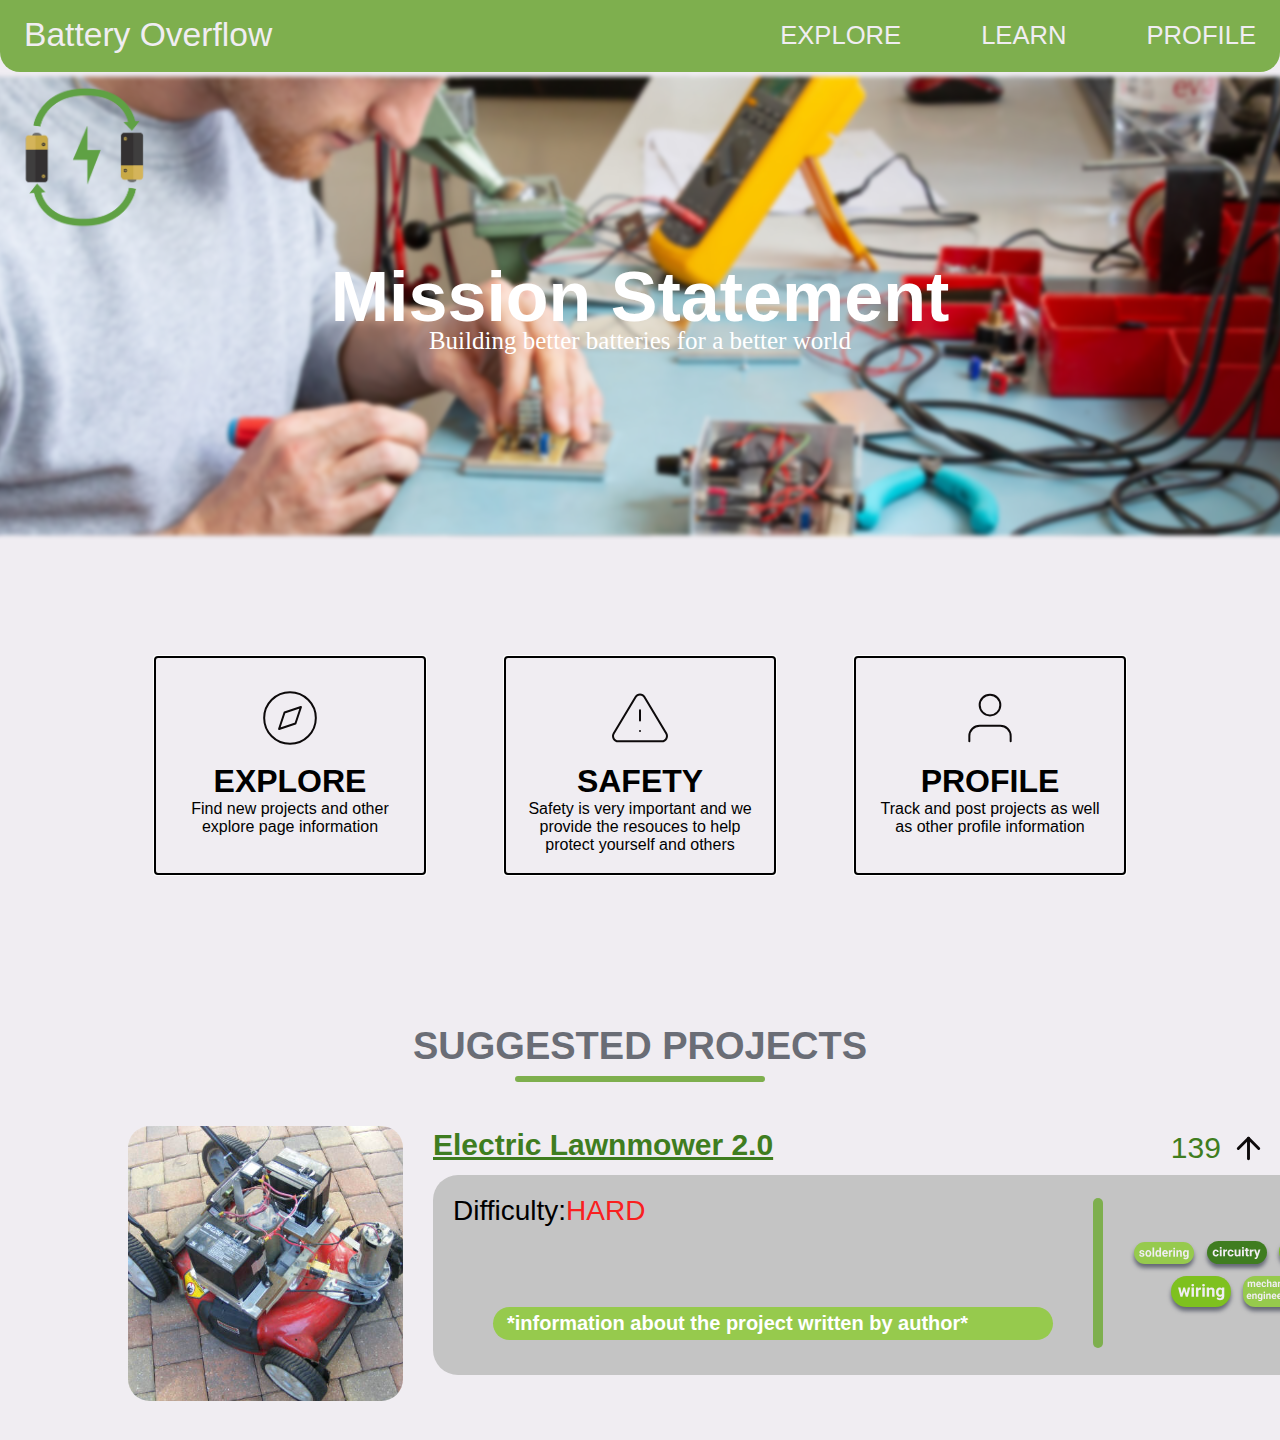
<file: index.html>
<!DOCTYPE html>
<html lang="en">

<head>
    <meta charset="UTF-8" />
    <meta name="viewport" content="width=device-width, initial-scale=1.0" />
    <meta http-equiv="X-UA-Compatible" content="ie=edge" />
    <title>Battery Overflow</title>
    <link rel="stylesheet" href="/css/main.css" />
</head>

<body>
    <div class="nav-container">
        <nav class="navbar">
            <a href="/index.html" class="nav-logo">Battery Overflow</a>
            <ul class="nav-menu">
                <li class="nav-item">
                    <a href="/explore.html" class="nav-link">EXPLORE</a>
                </li>
                <li class="nav-item">
                    <a href="safety.html" class="nav-link">LEARN</a>
                </li>
                <li class="nav-item">
                    <a href="/profile.html" class="nav-link">PROFILE</a>
                </li>
            </ul>
            <div class="hamburger">
                <span class="bar"></span>
                <span class="bar"></span>
                <span class="bar"></span>
            </div>
        </nav>
    </div>

    <div class="header-container">
        <a href="/index.html">
        <img src="/assets/images/Cycle_Logo_Small-01.png" alt="">
        </a>
        <div class="wrapper">           

            <header>
                <div class="intro-content">
                    <h1>Mission Statement</h1>
                    <p>
                        Building better batteries for a better world
                    </p>
                </div>

            </header>

        </div>
    </div>

    <div class="buttons">
        <div class="home-nav-wrap">
            <div class="explore-icon">
                <a href="explore.html">
                    <img src="assets/images/compass.svg" class="explore-bttn" alt="explore">
                </a>
                <h1>EXPLORE</h1>
                <p>
                    Find new projects and other explore page information
                </p>
            </div>
            <div class="safety-icon">
                <a href="safety.html">
                    <img src="/assets/images/alert-triangle.svg" class="safety-bttn" alt="">
                </a>
                <h1>SAFETY</h1>
                <p>
                    Safety is very important and we provide the resouces to help protect yourself and others
                </p>
            </div>
            <div class="profile-icon">
                <a href="profile.html">
                    <img src="assets/images/user.svg" class="profile-bttn" alt="">
                </a>
                <h1>PROFILE</h1>
                <p>
                    Track and post projects as well as other profile information
                </p>
            </div>
        </div>
    </div>

    <div class="suggested-projects">
        <div class="projects-wrap">
            <div class="projects">
                <h1>SUGGESTED PROJECTS</h1>
                <img src="assets/images/sugg-proj-line.svg" alt="">
            </div>
            <div class="display">
                <div class="lawn-pic">
                    <img src="assets/images/SelfPr1 1.svg">
                </div>
                <div class="descrip-wrap">
                    <div class="lawn-title">
                        <h1>
                            <a href="project.html" class="actual-title">
                                Electric Lawnmower 2.0
                            </a>
                        </h1>

                        <ul class="vote-items">
                            <li>
                                <p id="count">139</p>
                            </li>
                            <li>
                                <img class= "arrow" src="assets/images/arrow-up.svg" id="up-arrow" alt="">
                            </li>

                            <li>
                                <img class= "arrow" src="assets/images/arrow-down.svg" id="down-arrow" alt="">
                            </li>
                            <li>
                                <a href="profile.html"><img src="assets/images/Avatar.svg" alt="" class="profile-home-icon"></a>
                            </li>
                        </ul>
                    </div>
                    <div class="lawn-descrip">
                        <div class="diff-and-descrip">
                            <div class="difficulty">
                                <h1>Difficulty:</h1>
                                <h2>HARD</h2>
                            </div>
                            <div class="description">
                                <p>*information about the project written by author*</p>
                            </div>
                        </div>
                        <div class="seperator">
                            <img src="assets/images/seperator.svg" alt="seperator">
                        </div>
                        <div class="tags">
                            <a href="ex-tag-page.html" class="lawnm-bttn">
                            <img src="assets/images/soldering.svg" class="lawnm-tag" alt="">
                            </a>
                            <a href="ex-tag-page.html" class="lawnm-bttn">
                            <img src="assets/images/circuitry.svg" class="lawnm-tag" alt="">
                            </a>
                            <a href="ex-tag-page.html" class="lawnm-bttn">
                            <img src="assets/images/welding.svg" class="lawnm-tag" alt="">
                            </a>
                            <a href="ex-tag-page.html" class="lawnm-bttn">
                            <img src="assets/images/wiring.svg"  class="lawnm-tag" alt="">
                            </a>
                            <a href="ex-tag-page.html" class="lawnm-bttn">
                            <img src="assets/images/mechanical engineering.svg" class="lawnm-tag" alt="">
                            </a>
                        </div>
                    </div>
                </div>
            </div>
        </div>
    </div>

    <script src="main.js"></script>
</body>

</html>
</file>
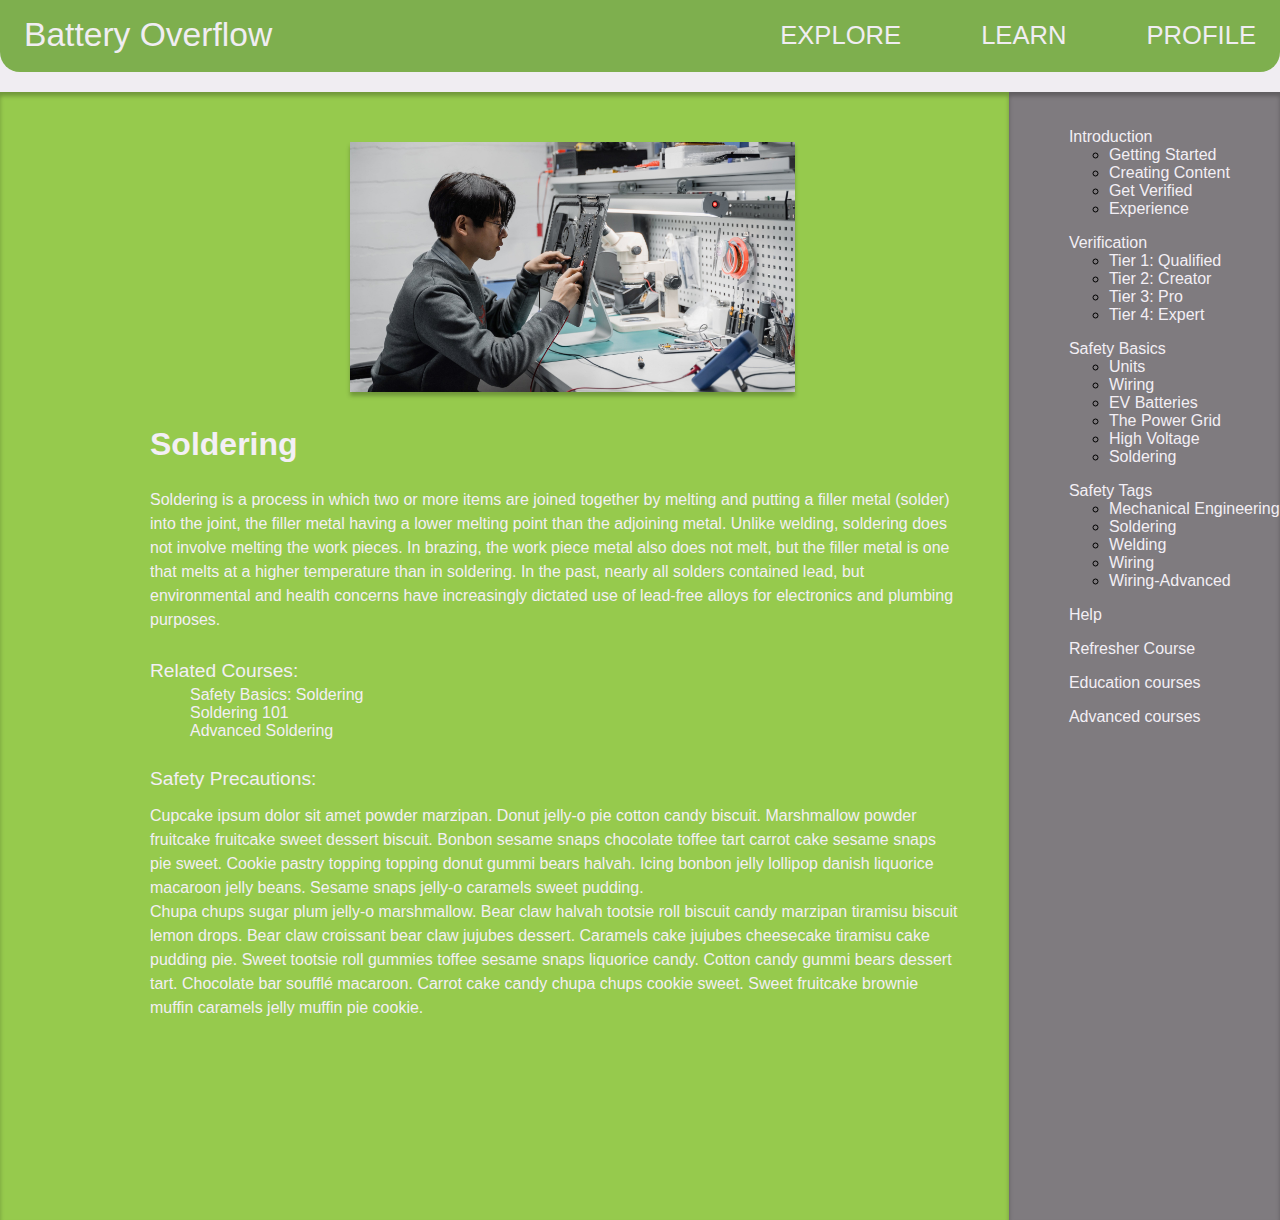
<file: ex-tag-page.html>
<!DOCTYPE html>
<html lang="en">

<head>
    <meta charset="UTF-8" />
    <meta name="viewport" content="width=device-width, initial-scale=1.0" />
    <meta http-equiv="X-UA-Compatible" content="ie=edge" />
    <title>Tags: Soldering</title>
    <link rel="stylesheet" href="/css/main.css" />
</head>

<body>
    <div class="nav-container">
        <nav class="navbar">
            <a href="/index.html" class="nav-logo">Battery Overflow</a>
            <ul class="nav-menu">
                <li class="nav-item">
                    <a href="/explore.html" class="nav-link">EXPLORE</a>
                </li>
                <li class="nav-item">
                    <a href="/safety.html" class="nav-link">LEARN</a>
                </li>
                <li class="nav-item">
                    <a href="/profile.html" class="nav-link">PROFILE</a>
                </li>
            </ul>
            <div class="hamburger">
                <span class="bar"></span>
                <span class="bar"></span>
                <span class="bar"></span>
            </div>
        </nav>
    </div>
    <div class="extagWrap">
        <div class="extag-content">
            
            <img id="tag-soldering" src="assets/images/tag-soldering.jpeg">
            <h1>Soldering</h1>
            <p class="extag-p">Soldering is a process in which two or more items are joined together by melting and putting a filler metal (solder) into the joint, the filler metal having a lower melting point than the adjoining metal. Unlike welding, soldering does not involve melting the work pieces. In brazing, the work piece metal also does not melt, but the filler metal is one that melts at a higher temperature than in soldering. In the past, nearly all solders contained lead, but environmental and health concerns have increasingly dictated use of lead-free alloys for electronics and plumbing purposes.</p>
            <p class="extag-p" style="font-size: larger;">Related Courses: </p>
            <ul>
                <li>
                    <a href="#">Safety Basics: Soldering</a>
                </li>
                <li>
                    <a href="#">Soldering 101</a>
                </li>
                <li>
                    <a href="#"> Advanced Soldering</a>
                </li>
            </ul>
            <p class="extag-p" style="font-size: larger;">Safety Precautions: </p>
            <p style="margin-top: 10px;">Cupcake ipsum dolor sit amet powder marzipan. Donut jelly-o pie cotton candy biscuit. Marshmallow powder fruitcake fruitcake sweet dessert biscuit. Bonbon sesame snaps chocolate toffee tart carrot cake sesame snaps pie sweet. Cookie pastry topping topping donut gummi bears halvah. Icing bonbon jelly lollipop danish liquorice macaroon jelly beans. Sesame snaps jelly-o caramels sweet pudding.</p>
            <p>Chupa chups sugar plum jelly-o marshmallow. Bear claw halvah tootsie roll biscuit candy marzipan tiramisu biscuit lemon drops. Bear claw croissant bear claw jujubes dessert. Caramels cake jujubes cheesecake tiramisu cake pudding pie. Sweet tootsie roll gummies toffee sesame snaps liquorice candy. Cotton candy gummi bears dessert tart. Chocolate bar soufflé macaroon. Carrot cake candy chupa chups cookie sweet. Sweet fruitcake brownie muffin caramels jelly muffin pie cookie.</p>
        </div>
        <div class="safetyNav">
            <ul class="snav-menu">
                <li class="snav-item">
                    <a class="snav-link" href="/safety.html">Introduction</a>

                    <ul class="mini-snav-menu">
                        <li class="mini-snav-item">
                            <a class="mini-snav-link" href="#Started">Getting Started</a>
                        </li>
                        <li class="mini-snav-item">
                            <a class="mini-snav-link" href="#Content">Creating Content</a>
                        </li>
                        <li class="mini-snav-item">
                            <a class="mini-snav-link" href="#Get Verified">Get Verified</a>
                        </li>
                        <li class="mini-snav-item">
                            <a class="mini-snav-link" href="./experience.html">Experience</a>
                        </li>
                    </ul>
                </li>
                <li class="snav-item">
                    <a class="snav-link" href="#">Verification</a>
    
                    <ul class="mini-snav-menu">
                        <li class="mini-snav-item">
                            <a class="mini-snav-link" href="#tier1">Tier 1: Qualified</a>
                        </li>
                        <li class="mini-snav-item">
                            <a class="mini-snav-link" href="#tier2">Tier 2: Creator</a>
                        </li>
                        <li class="mini-snav-item">
                            <a class="mini-snav-link" href="#tier3">Tier 3: Pro</a>
                        </li>
                        <li class="mini-snav-item">
                            <a class="mini-snav-link" href="#tier3">Tier 4: Expert</a>
                        </li>
                    </ul>
                </li>
                <li class="snav-item">
                    <a class="snav-link" href="/safety-basics.html">Safety Basics</a>

                    <ul class="mini-snav-menu">
                        <li class="mini-snav-item">
                            <a class="mini-snav-link" href="#">Units</a>
                        </li>
                        <li class="mini-snav-item">
                            <a class="mini-snav-link" href="#">Wiring</a>
                        </li>
                        <li class="mini-snav-item">
                            <a class="mini-snav-link" href="#">EV Batteries</a>
                        </li>
                        <li class="mini-snav-item">
                            <a class="mini-snav-link" href="#">The Power Grid</a>
                        </li>
                        <li class="mini-snav-item">
                            <a class="mini-snav-link" href="#">High Voltage</a>
                        </li>
                        <li class="mini-snav-item">
                            <a class="mini-snav-link" href="#">Soldering</a>
                        </li>
                    </ul>
                </li>
                <li class="snav-item">
                    <a class="snav-link" href="#">Safety Tags</a>

                    <ul class="mini-snav-menu">

                        <li class="mini-snav-item">
                            <a class="mini-snav-link" href="#mechanical">Mechanical Engineering</a>
                        </li>
                        <li class="mini-snav-item">
                            <a class="mini-snav-link" href="#">Soldering</a>
                        </li>
                        <li class="mini-snav-item">
                            <a class="mini-snav-link" href="#welding">Welding</a>
                        </li>
                        <li class="mini-snav-item">
                            <a class="mini-snav-link" href="#wiring">Wiring</a>
                        </li>
                        <li class="mini-snav-item">
                            <a class="mini-snav-link" href="#wiring-advanced">Wiring-Advanced</a>
                        </li>
                    </ul>
                </li>
                <li class="snav-item">
                    <a class="snav-link" href="./help.html">Help</a>
                </li>
                <li class="snav-item">
                    <a class="snav-link" href="#">Refresher Course</a>
                </li>
                <li class="snav-item">
                    <a class="snav-link" href="#">Education courses</a>
                </li>
                <li class="snav-item">
                    <a class="snav-link" href="#">Advanced courses</a>
                </li>
            </ul>
        </div>
        
    </div>

    

    <script src="main.js"></script>
</body>

</html>
</file>
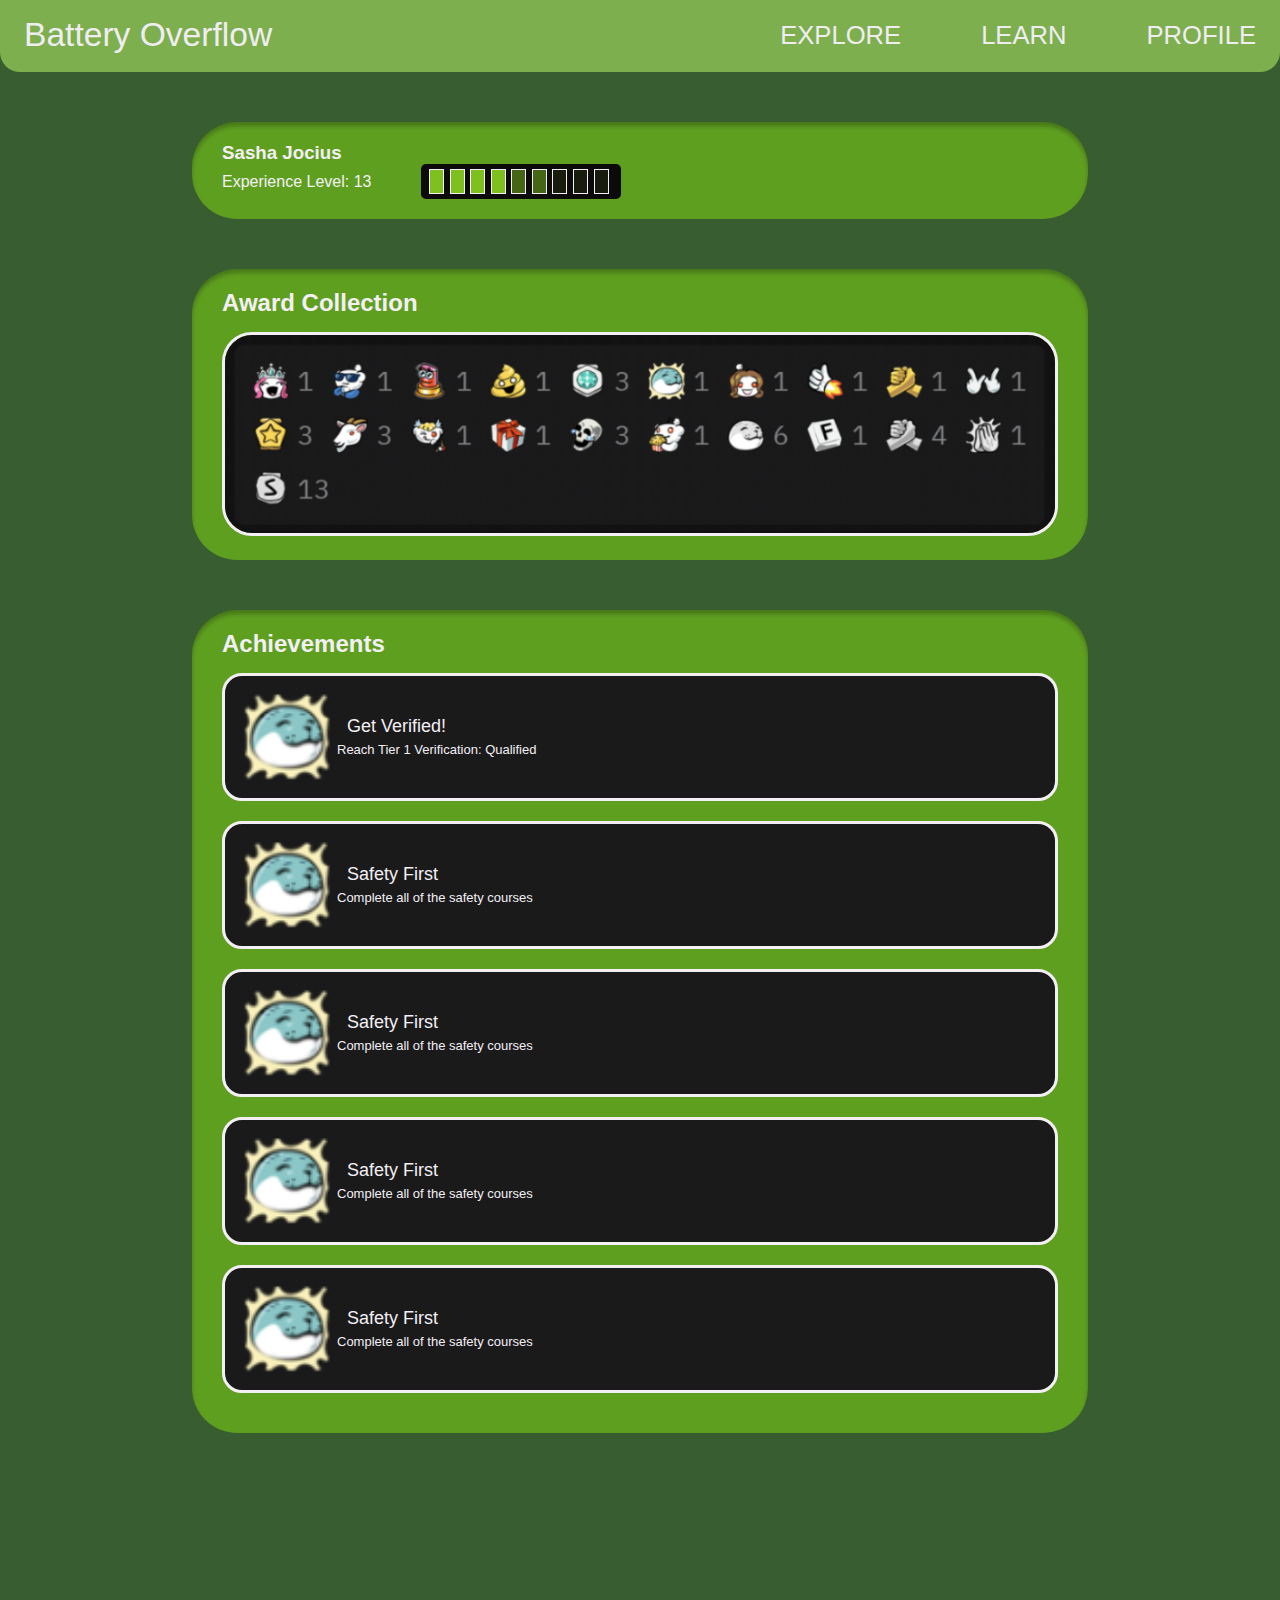
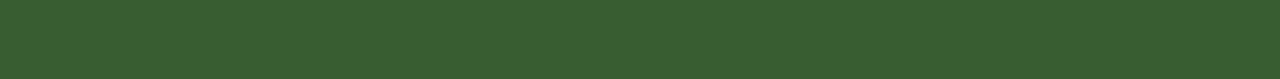
<file: experience.html>
<!DOCTYPE html>
<html lang="en">

<head>
    <meta charset="UTF-8" />
    <meta name="viewport" content="width=device-width, initial-scale=1.0" />
    <meta http-equiv="X-UA-Compatible" content="ie=edge" />
    <title>XP Page</title>
    <link rel="stylesheet" href="/css/main.css" />
</head>

<body>
    <div class="xpWrap">
        <div class="nav-container">
            <nav class="navbar">
                <a href="/index.html" class="nav-logo">Battery Overflow</a>
                <ul class="nav-menu">
                    <li class="nav-item">
                        <a href="/explore.html" class="nav-link">EXPLORE</a>
                    </li>
                    <li class="nav-item">
                        <a href="/safety.html" class="nav-link">LEARN</a>
                    </li>
                    <li class="nav-item">
                        <a href="/profile.html" class="nav-link">PROFILE</a>
                    </li>
                </ul>
                <div class="hamburger">
                    <span class="bar"></span>
                    <span class="bar"></span>
                    <span class="bar"></span>
                </div>
            </nav>
        </div>
    
        <div class="xpProfile">
            <h3>Sasha Jocius</h3>
            <div class="xp-bar-wrap">
                <p style="margin-right: 50px;">Experience Level: 13</p>
                <div class="xp-bar">
                    <div class="xp-cell-charged"></div>
                    <div class="xp-cell-charged"></div>
                    <div class="xp-cell-charged"></div>
                    <div class="xp-cell-charged"></div>
                    <div class="xp-cell-half"></div>
                    <div class="xp-cell-half"></div>
                    <div class="xp-cell-empty"></div>
                    <div class="xp-cell-empty"></div>
                    <div class="xp-cell-empty"></div>
                </div>
            </div>
        </div>
        
        <div class="xpAwards">
            <h2>Award Collection</h2>
         <img src="assets/images/reddit-awards.png" id="awards-png">
        </div>
        
        <div class="xpAchievements">
            <h2>Achievements</h2>
            <div class="achievement-bar">
                <img id="ac-icon" src="assets/images/ex-ac-icon.png">
                <div class="ac-content">
                    <p class="ac-name">Get Verified!</p>
                    <p class="ac-desc">Reach Tier 1 Verification: Qualified</p> 
                </div>
            </div>
            <div class="achievement-bar">
                <img id="ac-icon" src="assets/images/ex-ac-icon.png">
                <div class="ac-content">
                    <p class="ac-name">Safety First</p>
                    <p class="ac-desc">Complete all of the safety courses</p> 
                </div>
            </div>
            <div class="achievement-bar">
                <img id="ac-icon" src="assets/images/ex-ac-icon.png">
                <div class="ac-content">
                    <p class="ac-name">Safety First</p>
                    <p class="ac-desc">Complete all of the safety courses</p> 
                </div>
            </div>
            
            <div class="achievement-bar">
                <img id="ac-icon" src="assets/images/ex-ac-icon.png">
                <div class="ac-content">
                    <p class="ac-name">Safety First</p>
                    <p class="ac-desc">Complete all of the safety courses</p> 
                </div>
            </div>
            <div class="achievement-bar">
                <img id="ac-icon" src="assets/images/ex-ac-icon.png">
                <div class="ac-content">
                    <p class="ac-name">Safety First</p>
                    <p class="ac-desc">Complete all of the safety courses</p> 
                </div>
            </div>
        </div>
        <br><br><br><br><br><br>
        <br><br><br><br><br><br>
        
    </div>

    

    <script src="main.js"></script>
</body>

</html>
</file>
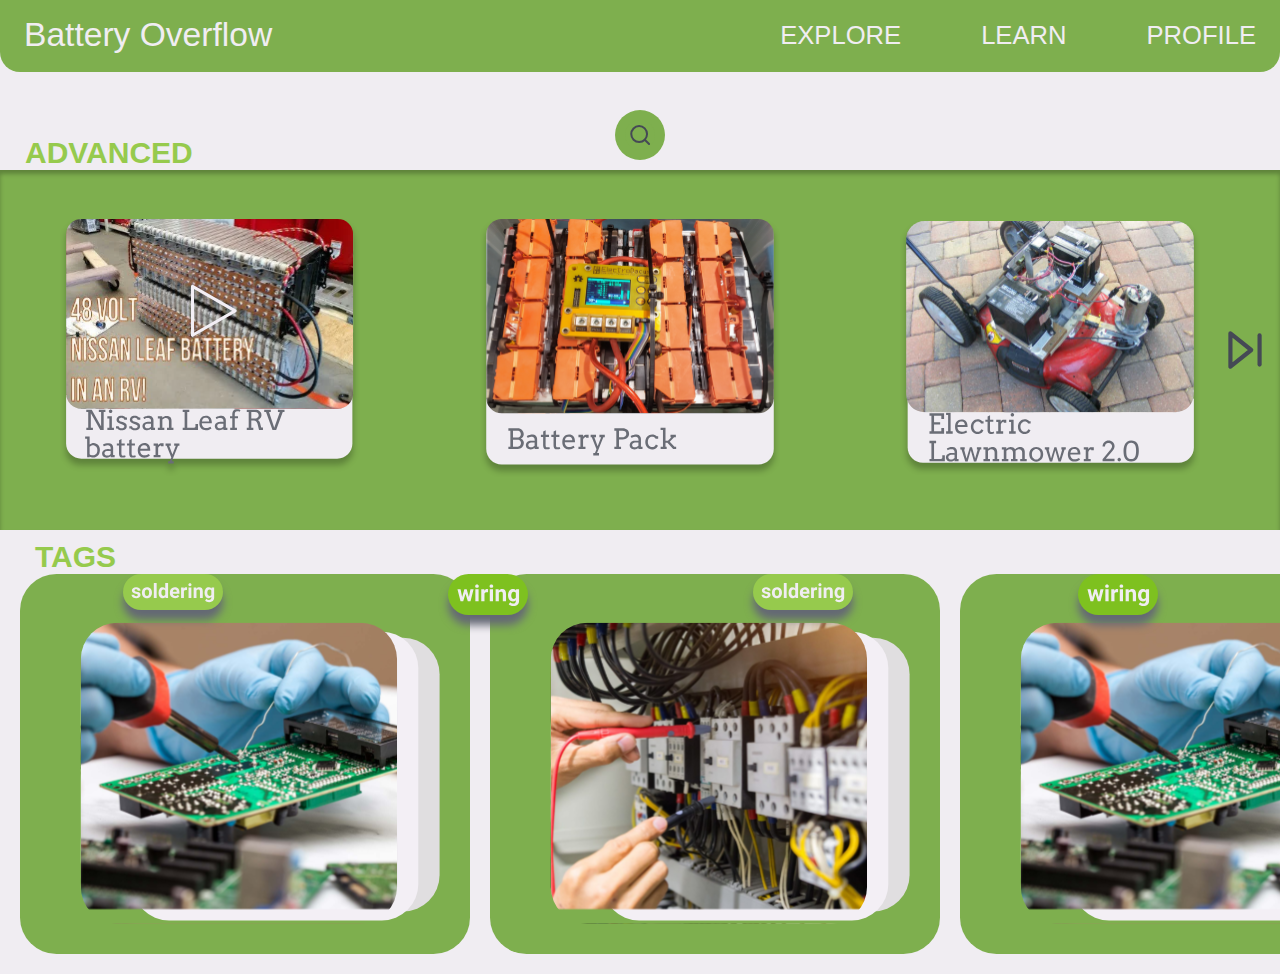
<file: explore.html>
<!DOCTYPE html>
<html lang="en">

<head>
    <meta charset="UTF-8">
    <meta http-equiv="X-UA-Compatible" content="IE=edge">
    <meta name="viewport" content="width=device-width, initial-scale=1.0">
    <title>Explore</title>
    <link rel="stylesheet" href="/css/explore.css" />
</head>

<body>
    <div class="nav-container">
        <nav class="navbar">
            <a href="/index.html" class="nav-logo">Battery Overflow</a>
            <ul class="nav-menu">
                <li class="nav-item">
                    <a href="/explore.html" class="nav-link">EXPLORE</a>
                </li>
                <li class="nav-item">
                    <a href="safety.html" class="nav-link">LEARN</a>
                </li>
                <li class="nav-item">
                    <a href="/profile.html" class="nav-link">PROFILE</a>
                </li>
            </ul>
            <div class="hamburger">
                <span class="bar"></span>
                <span class="bar"></span>
                <span class="bar"></span>
            </div>
        </nav>
    </div>
    <div class="search-wrap">
        <div class="search-box">
            <input class="search-text" type="text" name="" placeholder="Type to search" />
            <a class="search-bttn" href="#">
                <img src="assets/images/search.svg" alt="">
            </a>
        </div>
    </div>

    <div class="popular">
        <div class="popular-title">
            <h1>ADVANCED</h1>
        </div>
        <div class="popular-body">
            <a href="/project.html" class="projects-slide">
                <img src="/assets/images/pic 1.svg" class="projects-slide" alt="">
            </a>
            <a href="/project.html" class="projects-slide">
                <img src="/assets/images/pic 2.svg" class="projects-slide" alt="">
            </a>
            <a href="/project.html" class="projects-slide">
                <img src="/assets/images/pic 3.svg" class="projects-slide" alt="">
            </a>
            <img src="assets/images/skip-forward.svg" class="skip-forward" alt="">

        </div>
    </div>

    <div class="tags">
        <div class="tags-title">
            <h1>TAGS</h1>
        </div>

        <div class="tags-header">
            <a href="ex-tag-page.html" class="soldering-button">
            <img src="/assets/images/soldering.svg" class="tags-label-s" alt="">
            </a>
            <a href="ex-tag-page.html" class="wiring-button">
            <img src="/assets/images/wiring.svg" class="tags-label-w" alt="">
            </a>
            <a href="ex-tag-page.html" class="soldering-button">
            <img src="/assets/images/soldering.svg" class="tags-label-s" alt="">
            </a>
            <a href="ex-tag-page.html" class="wiring-button">
            <img src="/assets/images/wiring.svg" class="tags-label-w" alt="">
            </a>

        </div>
        <div class="tags-body">
            <img src="/assets/images/soldering tags page.svg" class="tags-slide" alt="">
            <img src="/assets/images/wiring tags page.svg" class="tags-slide" alt="">
            <img src="/assets/images/soldering tags page.svg" class="tags-slide" alt="">
            <img src="/assets/images/wiring tags page.svg" class="tags-slide" alt="">

        </div>
    </div>

    <script src="main.js"></script>
</body>

</html>
</file>
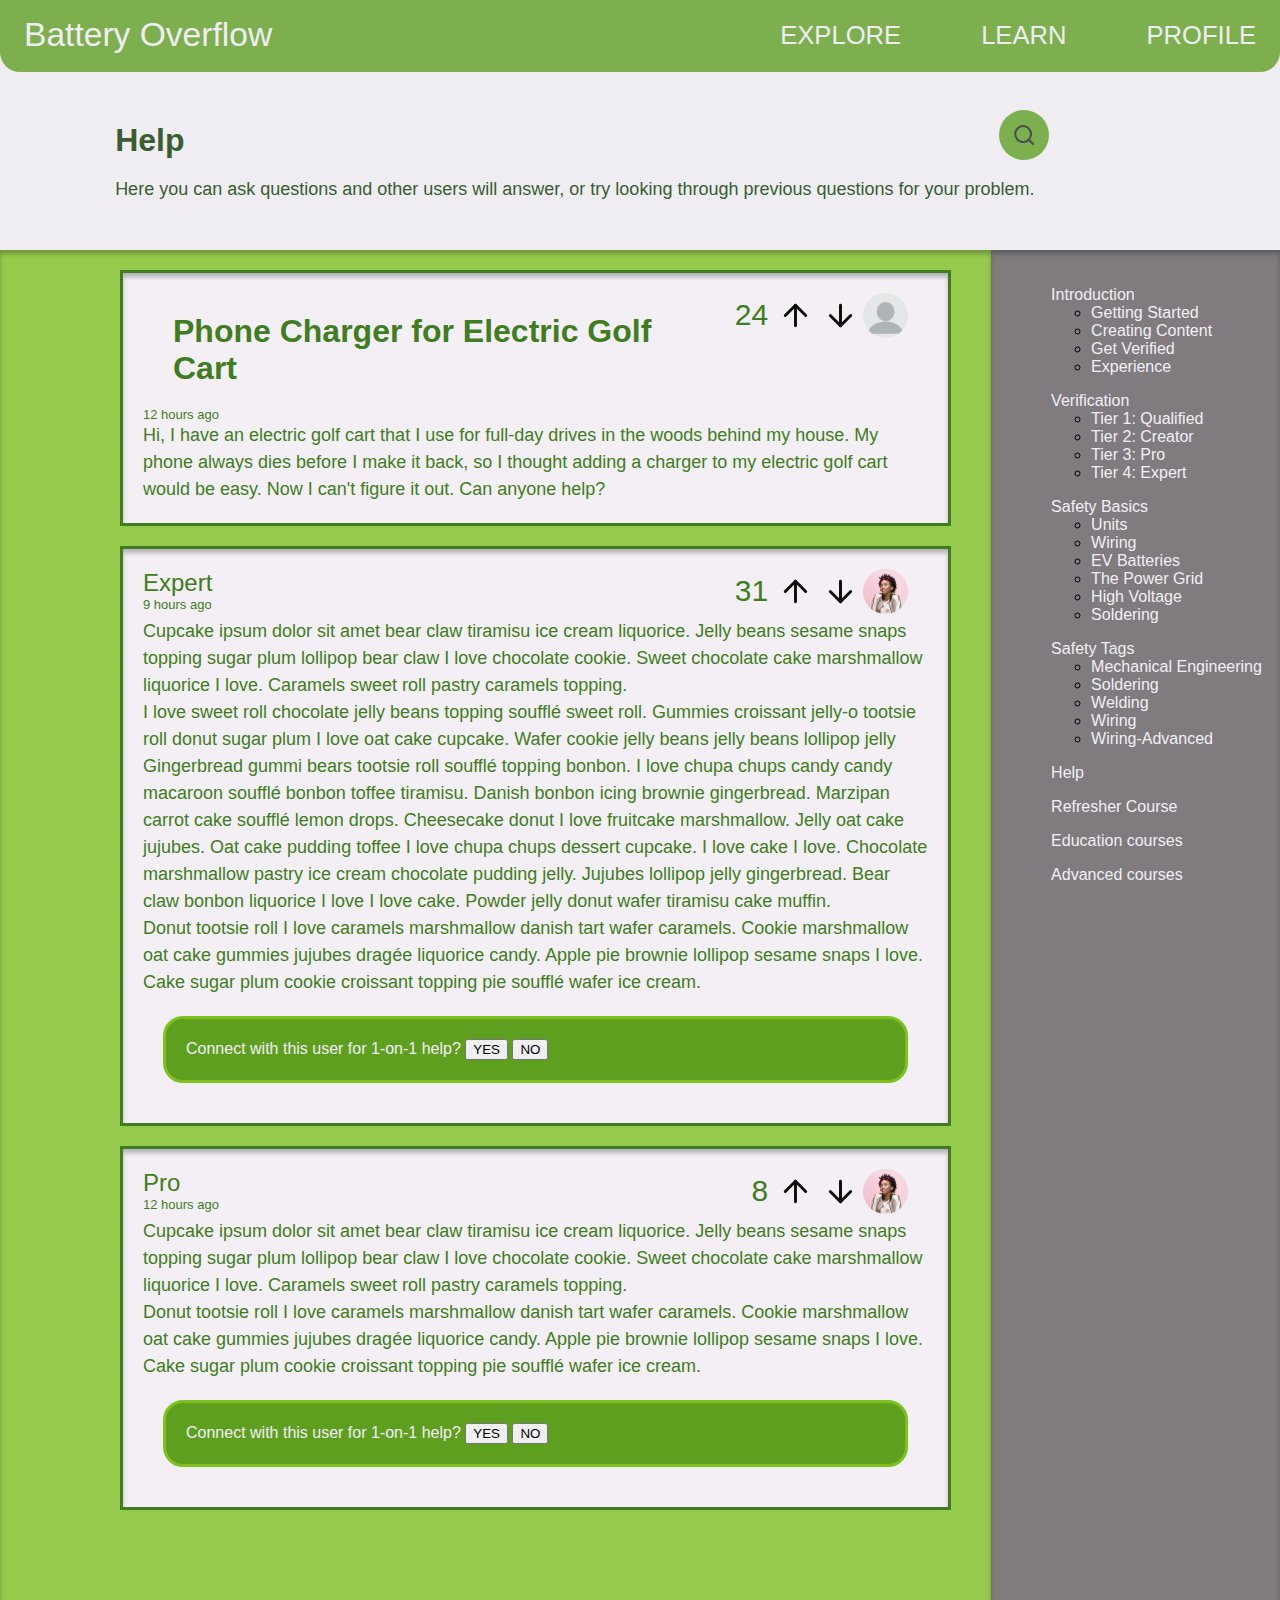
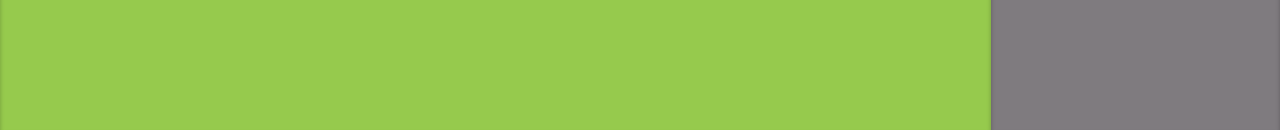
<file: help.html>
<!DOCTYPE html>
<html lang="en">

<head>
    <meta charset="UTF-8" />
    <meta name="viewport" content="width=device-width, initial-scale=1.0" />
    <meta http-equiv="X-UA-Compatible" content="ie=edge" />
    <title>Help</title>
    <link rel="stylesheet" href="/css/main.css" />
</head>

<body>
    <div class="nav-container">
        <nav class="navbar">
            <a href="/index.html" class="nav-logo">Battery Overflow</a>
            <ul class="nav-menu">
                <li class="nav-item">
                    <a href="/explore.html" class="nav-link">EXPLORE</a>
                </li>
                <li class="nav-item">
                    <a href="/safety.html" class="nav-link">LEARN</a>
                </li>
                <li class="nav-item">
                    <a href="/profile.html" class="nav-link">PROFILE</a>
                </li>
            </ul>
            <div class="hamburger">
                <span class="bar"></span>
                <span class="bar"></span>
                <span class="bar"></span>
            </div>
        </nav>
    </div>
    <div class="help-header">
        <div class="help-top">
            <h1 id="help-TITLE">Help</h1>
            <p id="h-desc">Here you can ask questions and other users will answer, or try looking through previous questions for your problem.</p>
        </div>
        <div class="search-wrap-help">
        
            <div class="search-box-help">
                <!-- <input class="search-text" type="text" name="" placeholder="Seach Help Forums" /> -->
                <input class="search-text" type="text" name="" placeholder="Seach Help Forums" />
                <a class="search-bttn" href="#">
                    <img src="assets/images/search.svg" alt="">
                </a>
            </div>
        </div>
            
    </div>
    <div class="s-basic-Wrap">
        <div class="s-basic-content">
            
            
            <div class="help-topic-box">
                <div class="lawn-title">
                    <div class="comment-desc" >
                        <h1 id="help-topic-title">Phone Charger for Electric Golf Cart</h1>
                        <p class="time-posted">12 hours ago</p>
                    </div>
                    <!-- <h1 id="help-topic-title">Phone Charger for Electric Golf Cart</h1> -->
                    <ul class="vote-items">
                        <li>
                            <p id="count">24</p>
                        </li>
                        <li>
                            <img class= "arrow" src="assets/images/arrow-up.svg" id="up-arrow" alt="">
                        </li>

                        <li>
                            <img class= "arrow" src="assets/images/arrow-down.svg" id="down-arrow" alt="">
                        </li>
                        <li>
                            <a href="profile.html"><img src="assets/images/blank-profile-icon.webp" alt="" class="profile-home-icon"></a>
                        </li>
                    </ul>
                </div>
                <div class="topic-desc">
                    <p>Hi, I have an electric golf cart that I use for full-day drives in the woods behind my house.  My phone always dies before I make it back, so I thought adding a charger to my electric golf cart would be easy.  Now I can't figure it out.  Can anyone help?</p>
                </div>
            </div>
            
            <div class="help-topic-box">
                <div class="lawn-title">
                    <div class="comment-desc" >
                        <p class=v-level>Expert</p>
                        <p class="time-posted">9 hours ago</p>
                    </div>
                    <ul class="vote-items">
                        <li>
                            <p id="count">31</p>
                        </li>
                        <li>
                            <img class= "arrow" src="assets/images/arrow-up.svg" id="up-arrow" alt="">
                        </li>

                        <li>
                            <img class= "arrow" src="assets/images/arrow-down.svg" id="down-arrow" alt="">
                        </li>
                        <li>
                            <a href="profile.html"><img src="assets/images/Avatar.svg" alt="" class="profile-home-icon"></a>
                        </li>
                    </ul>
                </div>
                <div class="topic-desc">
                    <p>Cupcake ipsum dolor sit amet bear claw tiramisu ice cream liquorice. Jelly beans sesame snaps topping sugar plum lollipop bear claw I love chocolate cookie. Sweet chocolate cake marshmallow liquorice I love. Caramels sweet roll pastry caramels topping.</p>
                    <p>I love sweet roll chocolate jelly beans topping soufflé sweet roll. Gummies croissant jelly-o tootsie roll donut sugar plum I love oat cake cupcake. Wafer cookie jelly beans jelly beans lollipop jelly</p>
                    <p>Gingerbread gummi bears tootsie roll soufflé topping bonbon. I love chupa chups candy candy macaroon soufflé bonbon toffee tiramisu. Danish bonbon icing brownie gingerbread. Marzipan carrot cake soufflé lemon drops. Cheesecake donut I love fruitcake marshmallow. Jelly oat cake jujubes. Oat cake pudding toffee I love chupa chups dessert cupcake. I love cake I love. Chocolate marshmallow pastry ice cream chocolate pudding jelly. Jujubes lollipop jelly gingerbread. Bear claw bonbon liquorice I love I love cake. Powder jelly donut wafer tiramisu cake muffin.</p>
                    <p>Donut tootsie roll I love caramels marshmallow danish tart wafer caramels. Cookie marshmallow oat cake gummies jujubes dragée liquorice candy. Apple pie brownie lollipop sesame snaps I love. Cake sugar plum cookie croissant topping pie soufflé wafer ice cream.</p>
                </div>
                <div class=help-connect>
                    Connect with this user for 1-on-1 help?
                    <button class=help-yes>YES</button>
                    <button class=help-no>NO</button>
                </div>
            </div>

            <div class="help-topic-box">
                <div class="lawn-title">
                    <div class="comment-desc" >
                        <p class=v-level>Pro</p>
                        <p class="time-posted">12 hours ago</p>
                    </div>
                    <ul class="vote-items">
                        <li>
                            <p id="count">8</p>
                        </li>
                        <li>
                            <img class= "arrow" src="assets/images/arrow-up.svg" id="up-arrow" alt="">
                        </li>

                        <li>
                            <img class= "arrow" src="assets/images/arrow-down.svg" id="down-arrow" alt="">
                        </li>
                        <li>
                            <a href="profile.html"><img src="assets/images/Avatar.svg" alt="" class="profile-home-icon"></a>
                        </li>
                    </ul>
                </div>
                <div class="topic-desc">
                    <p>Cupcake ipsum dolor sit amet bear claw tiramisu ice cream liquorice. Jelly beans sesame snaps topping sugar plum lollipop bear claw I love chocolate cookie. Sweet chocolate cake marshmallow liquorice I love. Caramels sweet roll pastry caramels topping.</p>
                    <p>Donut tootsie roll I love caramels marshmallow danish tart wafer caramels. Cookie marshmallow oat cake gummies jujubes dragée liquorice candy. Apple pie brownie lollipop sesame snaps I love. Cake sugar plum cookie croissant topping pie soufflé wafer ice cream.</p>
                </div>
                <div class=help-connect>
                    Connect with this user for 1-on-1 help?
                    <button class=help-yes>YES</button>
                    <button class=help-no>NO</button>
                </div>
            </div>
            <!-- <div class="help-topic-box">
                <div class="lawn-title">
                    <h1></h1>
                    <ul class="vote-items">
                        <li>
                            <p id="count" style="color: red;">-13</p>
                        </li>
                        <li>
                            <img class= "arrow" src="assets/images/arrow-up.svg" id="up-arrow" alt="">
                        </li>

                        <li>
                            <img class= "arrow" src="assets/images/arrow-down.svg" id="down-arrow" alt="">
                        </li>
                        <li>
                            <a href="profile.html"><img src="assets/images/Avatar.svg" alt="" class="profile-home-icon"></a>
                        </li>
                    </ul>
                </div>
                <div class="topic-desc">
                   <p>Just do some more research on your own.  It's not hard</p>
                </div>
            </div> -->
            
            
            
        </div>
        <div class="safetyNav">
            <ul class="snav-menu">
                <li class="snav-item">
                    <a class="snav-link" href="/safety.html">Introduction</a>

                    <ul class="mini-snav-menu">
                        <li class="mini-snav-item">
                            <a class="mini-snav-link" href="#Started">Getting Started</a>
                        </li>
                        <li class="mini-snav-item">
                            <a class="mini-snav-link" href="#Content">Creating Content</a>
                        </li>
                        <li class="mini-snav-item">
                            <a class="mini-snav-link" href="#Get Verified">Get Verified</a>
                        </li>
                        <li class="mini-snav-item">
                            <a class="mini-snav-link" href="./experience.html">Experience</a>
                        </li>
                    </ul>
                </li>
                <li class="snav-item">
                    <a class="snav-link" href="#">Verification</a>
    
                    <ul class="mini-snav-menu">
                        <li class="mini-snav-item">
                            <a class="mini-snav-link" href="#tier1">Tier 1: Qualified</a>
                        </li>
                        <li class="mini-snav-item">
                            <a class="mini-snav-link" href="#tier2">Tier 2: Creator</a>
                        </li>
                        <li class="mini-snav-item">
                            <a class="mini-snav-link" href="#tier3">Tier 3: Pro</a>
                        </li>
                        <li class="mini-snav-item">
                            <a class="mini-snav-link" href="#tier3">Tier 4: Expert</a>
                        </li>
                    </ul>
                </li>
                <li class="snav-item">
                    <a class="snav-link" href="/safety-basics.html">Safety Basics</a>

                    <ul class="mini-snav-menu">
                        <li class="mini-snav-item">
                            <a class="mini-snav-link" href="#">Units</a>
                        </li>
                        <li class="mini-snav-item">
                            <a class="mini-snav-link" href="#">Wiring</a>
                        </li>
                        <li class="mini-snav-item">
                            <a class="mini-snav-link" href="#">EV Batteries</a>
                        </li>
                        <li class="mini-snav-item">
                            <a class="mini-snav-link" href="#">The Power Grid</a>
                        </li>
                        <li class="mini-snav-item">
                            <a class="mini-snav-link" href="#">High Voltage</a>
                        </li>
                        <li class="mini-snav-item">
                            <a class="mini-snav-link" href="#">Soldering</a>
                        </li>
                    </ul>
                </li>
                <li class="snav-item">
                    <a class="snav-link" href="#">Safety Tags</a>

                    <ul class="mini-snav-menu">

                        <li class="mini-snav-item">
                            <a class="mini-snav-link" href="#mechanical">Mechanical Engineering</a>
                        </li>
                        <li class="mini-snav-item">
                            <a class="mini-snav-link" href="/ex-tag-page.html">Soldering</a>
                        </li>
                        <li class="mini-snav-item">
                            <a class="mini-snav-link" href="#welding">Welding</a>
                        </li>
                        <li class="mini-snav-item">
                            <a class="mini-snav-link" href="#wiring">Wiring</a>
                        </li>
                        <li class="mini-snav-item">
                            <a class="mini-snav-link" href="#wiring-advanced">Wiring-Advanced</a>
                        </li>
                    </ul>
                </li>
                <li class="snav-item">
                    <a class="snav-link" href="#">Help</a>
                </li>
                <li class="snav-item">
                    <a class="snav-link" href="#">Refresher Course</a>
                </li>
                <li class="snav-item">
                    <a class="snav-link" href="#">Education courses</a>
                </li>
                <li class="snav-item">
                    <a class="snav-link" href="#">Advanced courses</a>
                </li>
            </ul>
        </div>
        
    </div>

    

    <script src="main.js"></script>
</body>

</html>
</file>
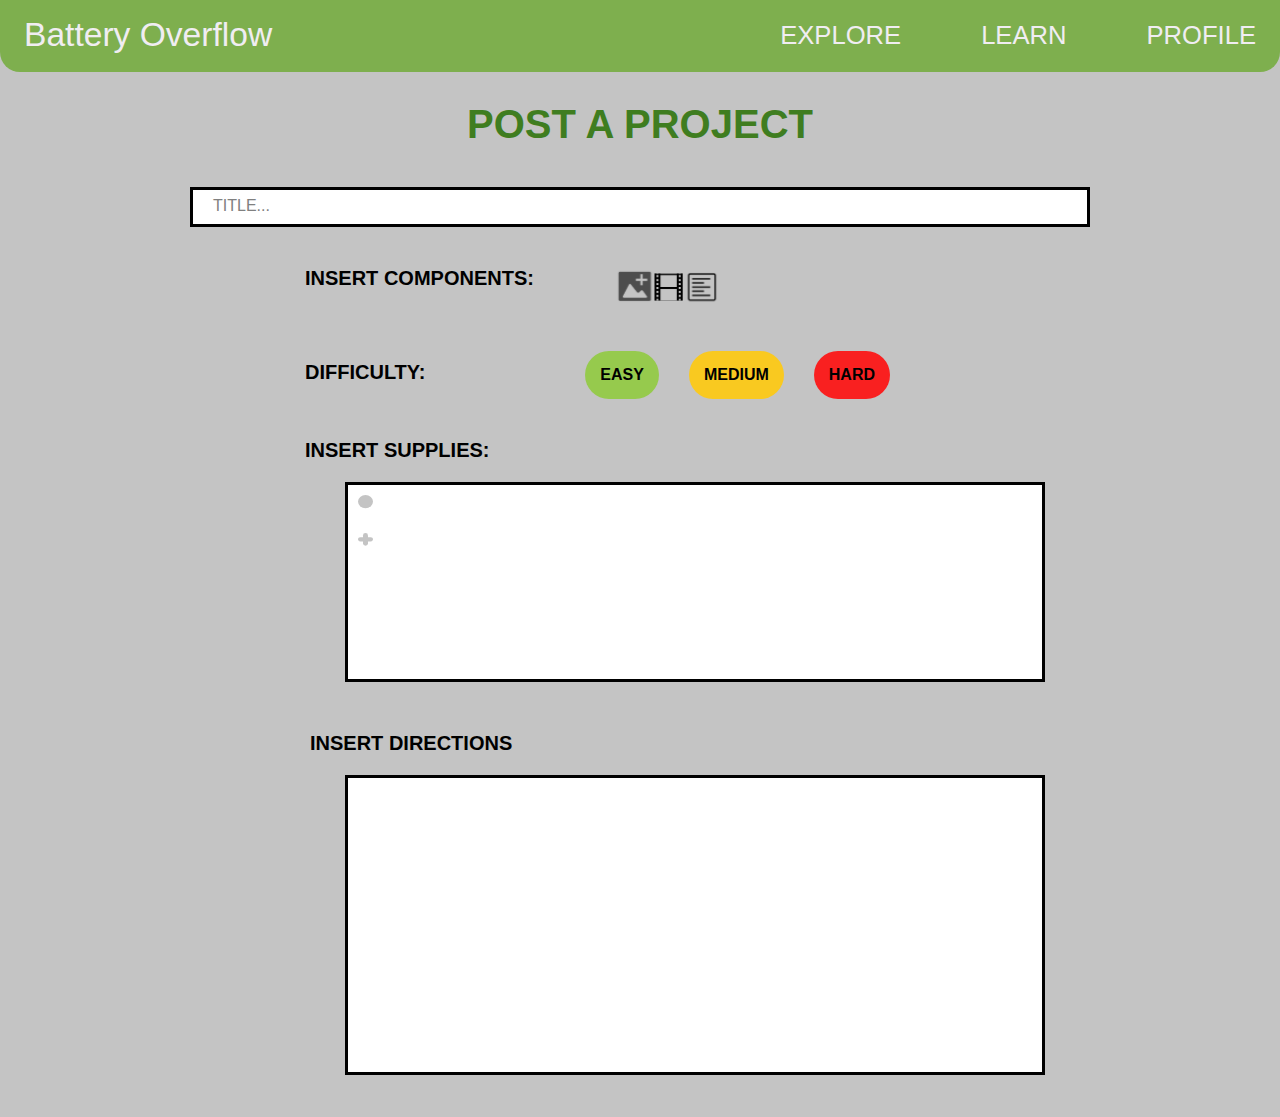
<file: posting.html>
<!DOCTYPE html>
<html lang="en">

<head>
    <meta charset="UTF-8" />
    <meta name="viewport" content="width=device-width, initial-scale=1.0" />
    <meta http-equiv="X-UA-Compatible" content="ie=edge" />
    <title>Battery Overflow</title>
    <link rel="stylesheet" href="/css/posting.css" />
</head>

<body>
    <div class="nav-container">
        <nav class="navbar">
            <a href="/index.html" class="nav-logo">Battery Overflow</a>
            <ul class="nav-menu">
                <li class="nav-item">
                    <a href="/explore.html" class="nav-link">EXPLORE</a>
                </li>
                <li class="nav-item">
                    <a href="safety.html" class="nav-link">LEARN</a>
                </li>
                <li class="nav-item">
                    <a href="/profile.html" class="nav-link">PROFILE</a>
                </li>
            </ul>
            <div class="hamburger">
                <span class="bar"></span>
                <span class="bar"></span>
                <span class="bar"></span>
            </div>
        </nav>
    </div>

    <p class="top-header"> POST A PROJECT</p>

    <div class="title-box">
        <p> TITLE...</p>
    </div>

    <ul class="component"> 
        <li>
            <p class="comp-header"> INSERT COMPONENTS:</p>
        </li>
        <li>
            <a href="">
            <img src="assets/images/components.svg" class="comp-img" alt="">
        </a>
        </li>
    </ul>

    <ul class="difficulty-container">
        <li>
            <p class="diff-header">DIFFICULTY:</p>
        </li>
        <li>
            <p class="easy">EASY</p>
        </li>
        <li>
            <p class="medium">MEDIUM</p>
        </li>
        <li>
            <p class="hard">HARD</p>
        </li>
    </ul>

    <p class="supplies-header"> INSERT SUPPLIES:</p>

    <div class="supplies-box">
        <img src="assets/images/bullet.svg" class="bullet" alt="">
        <br>
        <br>
        <img src="assets/images/addition-bullet.svg" class="addition" alt="">
    </div>

    <p class="dir-header"> INSERT DIRECTIONS</p>
    
    <div class="directions-box"></div>

    <a href="" class="post-bttn">POST</a>

    <script src="main.js"></script>
</body>



</html>
</file>
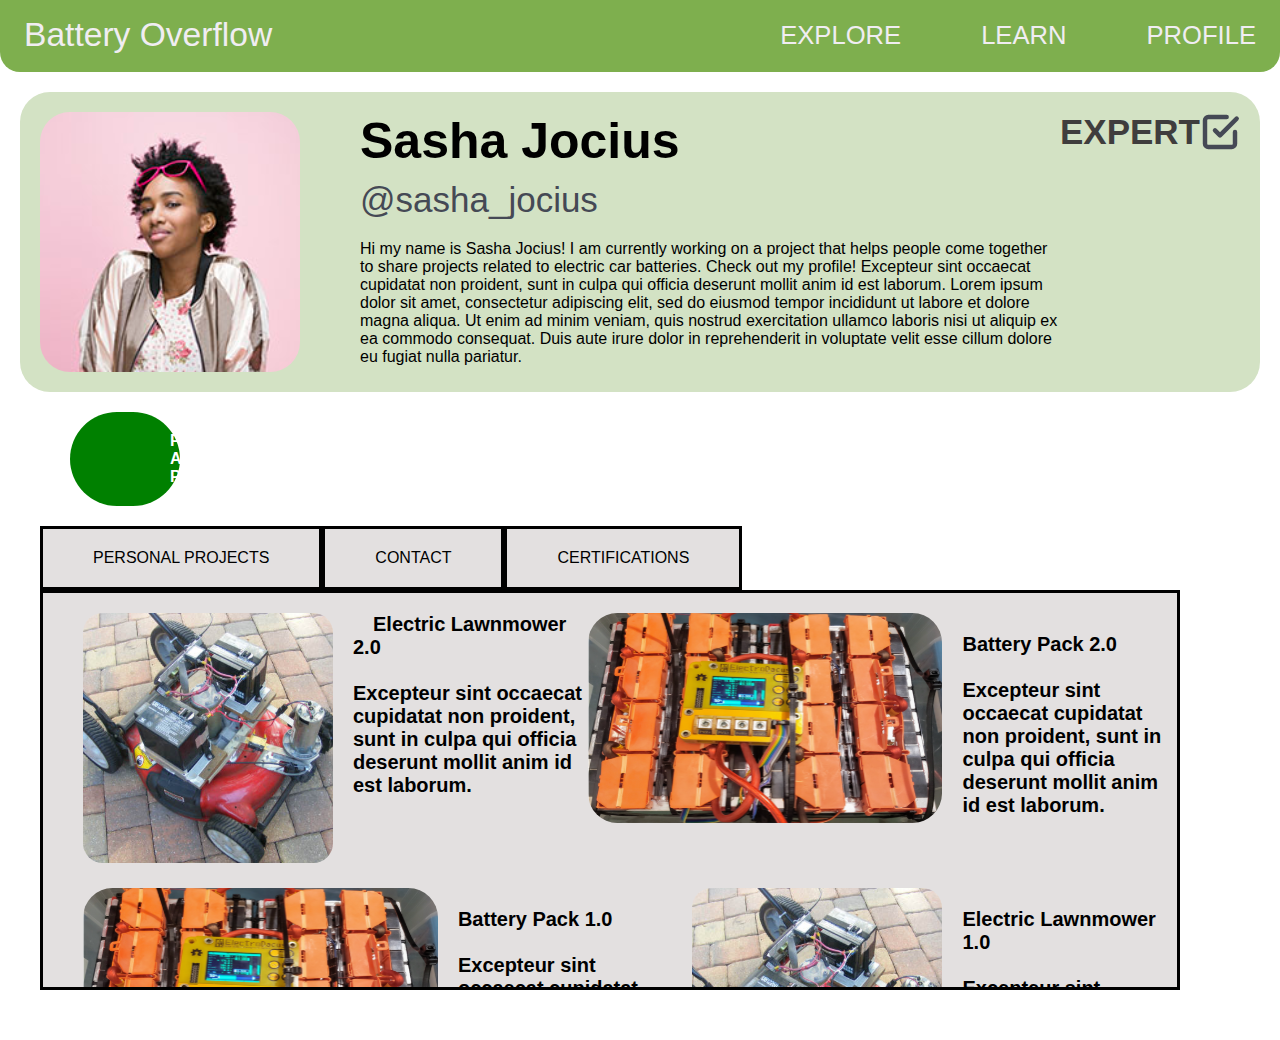
<file: profile.html>
<!DOCTYPE html>
<html lang="en">

<head>
    <meta charset="UTF-8" />
    <meta name="viewport" content="width=device-width, initial-scale=1.0" />
    <meta http-equiv="X-UA-Compatible" content="ie=edge" />
    <title>Battery Overflow</title>
    <link rel="stylesheet" href="/css/profile.css" />
</head>

<body>
    <div class="nav-container">
        <nav class="navbar">
            <a href="/index.html" class="nav-logo">Battery Overflow</a>
            <ul class="nav-menu">
                <li class="nav-item">
                    <a href="/explore.html" class="nav-link">EXPLORE</a>
                </li>
                <li class="nav-item">
                    <a href="safety.html" class="nav-link">LEARN</a>
                </li>
                <li class="nav-item">
                    <a href="/profile.html" class="nav-link">PROFILE</a>
                </li>
            </ul>
            <div class="hamburger">
                <span class="bar"></span>
                <span class="bar"></span>
                <span class="bar"></span>
            </div>
        </nav>
        </div>

        <div class="profile-container">
            <img src="assets/images/Avatar.svg" class="profile-pic" alt="">
            <ul class="caption">
                <li class="name">
                    <p>Sasha Jocius</p>
                </li>
                <li class="username">
                    <p>@sasha_jocius</p>
                </li>
                <li class="bio">
                    <p>Hi my name is Sasha Jocius! I am currently working on
                         a project that helps people come together to share projects
                          related to electric car batteries. Check out my profile!
                          Excepteur sint occaecat cupidatat non proident, sunt in culpa qui officia deserunt mollit anim id est laborum.
                          Lorem ipsum dolor sit amet, consectetur adipiscing elit, 
                          sed do eiusmod tempor incididunt ut labore et dolore magna aliqua. Ut enim ad minim veniam, 
                          quis nostrud exercitation ullamco laboris nisi ut aliquip ex ea commodo consequat. 
                          Duis aute irure dolor in reprehenderit in voluptate velit esse cillum dolore eu fugiat nulla pariatur. 
                          </p>
                </li>
            </ul>
            <p class="title">EXPERT</p>
            <img src="assets/images/verified.svg" class="verified" alt="">
        </div> 

        <div class="post-button">
            <a href="posting.html" class="post">POST A PROJECT </a></a>
        </div>
        
        <div>
            <ul class="profile-choices">
                <li class="per-proj">
                    <p>PERSONAL PROJECTS</p>
                </li>
                <li class="contact">
                    <p>CONTACT</p>
                </li>
                <li class="certif">
                    <p>CERTIFICATIONS</p>
                </li>
            </ul>   
        </div>


        <div class="pp-box">
            <ul class="dif-proj-1">
                <li>
                    <img src="assets/images/SelfPr1 1.svg" class="proj-1" alt="">
                </li>
                <li>
                    <a href="project.html" class="name-1"> Electric Lawnmower 2.0 <br><br> Excepteur sint occaecat cupidatat non proident, sunt in culpa 
                        qui officia deserunt mollit anim id est laborum.</a>
                </li>
                <li>
                    <img src="assets/images/battery-pack.svg" class="proj-2" alt="">
                </li>
                <li>
                    <p class="name-2"> Battery Pack 2.0 <br><br> Excepteur sint occaecat cupidatat non proident, sunt in culpa 
                        qui officia deserunt mollit anim id est laborum.</p>
                </li>
            </ul>
            <ul class="dif-proj-2">
                <li>
                    <img src="assets/images/battery-pack.svg" class="proj-3" alt="">
                </li>
                <li>
                    <p class="name-3"> Battery Pack 1.0 <br><br> Excepteur sint occaecat cupidatat non proident, sunt in culpa 
                        qui officia deserunt mollit anim id est laborum.</p>
                </li>
                <li>
                    <img src="assets/images/SelfPr1 1.svg" class="proj-4" alt="">
                </li>
                <li>
                    <p class="name-4"> Electric Lawnmower 1.0 <br><br> Excepteur sint occaecat cupidatat non proident, sunt in culpa 
                        qui officia deserunt mollit anim id est laborum.</p>
                </li>
            </ul>
        </div>

    
    <script src="main.js"></script>
</body>



</html>
</file>
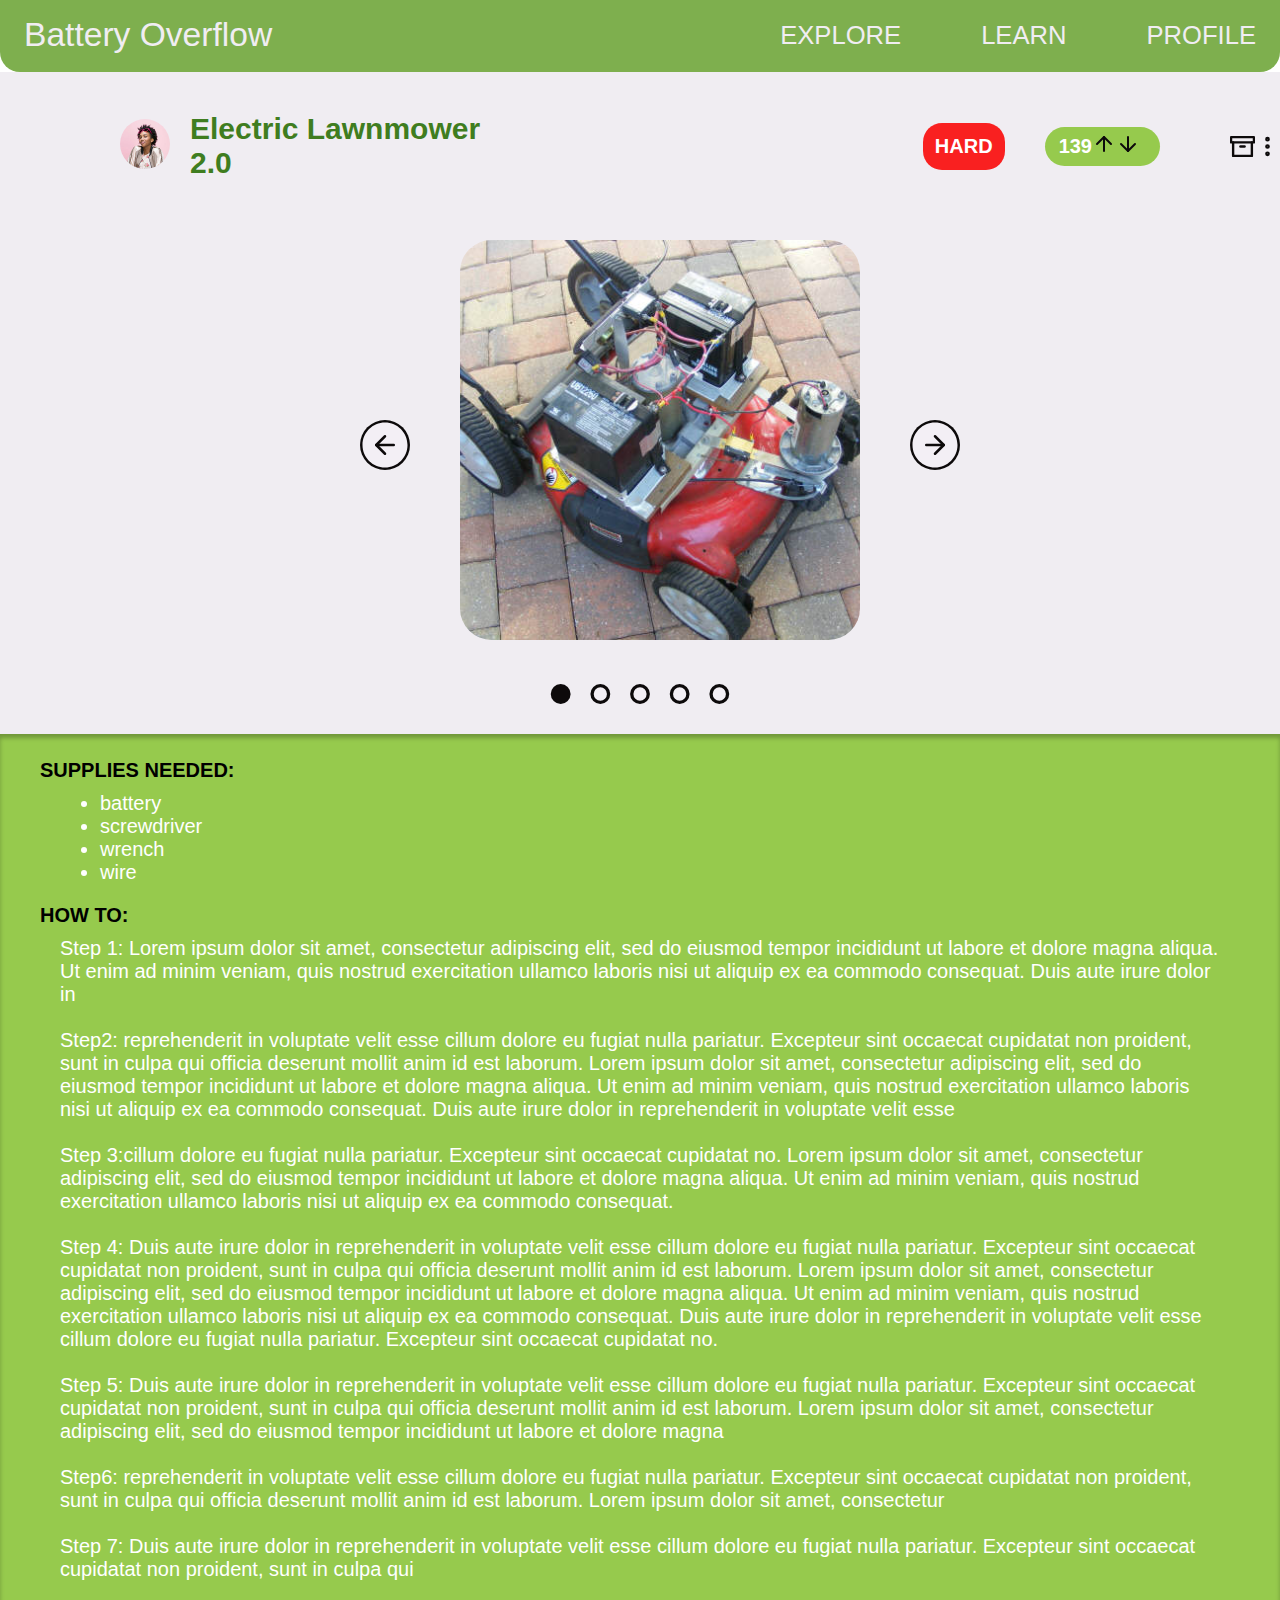
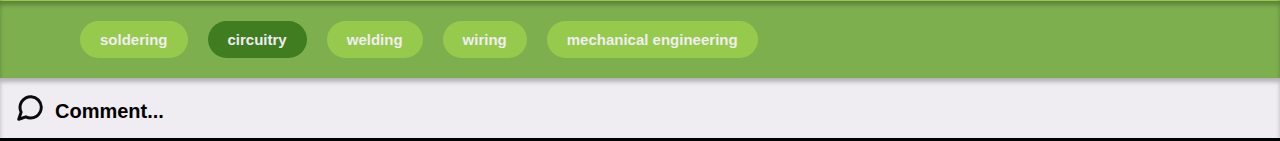
<file: project.html>
<!DOCTYPE html>
<html lang="en">

<head>
    <meta charset="UTF-8" />
    <meta name="viewport" content="width=device-width, initial-scale=1.0" />
    <meta http-equiv="X-UA-Compatible" content="ie=edge" />
    <title>Battery Overflow</title>
    <link rel="stylesheet" href="/css/project.css" />
</head>

<body>
    <div class="nav-container">
        <nav class="navbar">
            <a href="/index.html" class="nav-logo">Battery Overflow</a>
            <ul class="nav-menu">
                <li class="nav-item">
                    <a href="/explore.html" class="nav-link">EXPLORE</a>
                </li>
                <li class="nav-item">
                    <a href="safety.html" class="nav-link">LEARN</a>
                </li>
                <li class="nav-item">
                    <a href="/profile.html" class="nav-link">PROFILE</a>
                </li>
            </ul>
            <div class="hamburger">
                <span class="bar"></span>
                <span class="bar"></span>
                <span class="bar"></span>
            </div>
        </nav>
    </div>

    
    <div class="project-top">
        <div class="name-wrap">
            <a href="profile.html"><img src="assets/images/Avatar.svg" class="prof" alt=""></a>
            <p class="name">Electric Lawnmower 2.0</p>
            <p class="level">HARD</p>
            <ul class="description">
                <li>
                    <p>139</p>
                </li>
                <li>
                    <img src="assets/images/arrow-up.svg" alt="">
                </li>
                <li>
                    <img src="assets/images/arrow-down.svg" alt="">
                </li>
            </ul>
            <img src="assets/images/archive.svg" class="archive" alt="">
            <img src="assets/images/more.svg" class="more" alt="">
        </div>
        <ul class="proj-pic">
            <li>
                <img src="assets/images/arrow-left.svg" class="left" alt="">
            </li>
            <li>
                <img src="assets/images/SelfPr1 1.svg" class="center" alt="">
            </li>
            <li>
                <img src="assets/images/arrow-right.svg" class="right" alt="">
            </li>
        </ul>
        <img src="assets/images/dots.svg" class="dots" alt="">
    </div>

    <div class="project-bottom">
        <div class="how-wrap">
            <p class="supplies-header">SUPPLIES NEEDED:</p>
            <ul class="supplies">
                <li>
                    <p>battery</p>
                </li>
                <li>
                    <p>screwdriver</p>
                </li>
                <li>
                    <p>wrench</p>
                </li>
                <li>
                    <p>wire</p>
                </li>
            </ul>
            <p class="how-header">HOW TO:</p>
            <p class="paragraph">Step 1: Lorem ipsum dolor sit amet, consectetur adipiscing elit, 
                sed do eiusmod tempor incididunt ut labore et dolore magna aliqua. Ut enim ad minim veniam, 
                quis nostrud exercitation ullamco laboris nisi ut aliquip ex ea commodo consequat. 
                Duis aute irure dolor in <br><br> Step2: reprehenderit in voluptate velit esse cillum dolore eu fugiat nulla pariatur. 
                Excepteur sint occaecat cupidatat non proident, sunt in culpa qui officia deserunt mollit anim id est laborum.
                Lorem ipsum dolor sit amet, consectetur adipiscing elit, 
                sed do eiusmod tempor incididunt ut labore et dolore magna aliqua. Ut enim ad minim veniam, 
                quis nostrud exercitation ullamco laboris nisi ut aliquip ex ea commodo consequat. 
                Duis aute irure dolor in reprehenderit in voluptate velit esse 
                <br><br> Step 3:cillum dolore eu fugiat nulla pariatur. 
                Excepteur sint occaecat cupidatat no. Lorem ipsum dolor sit amet, consectetur adipiscing elit, sed do eiusmod 
                tempor incididunt ut labore et dolore magna aliqua. Ut enim ad minim veniam, quis nostrud exercitation ullamco 
                laboris nisi ut aliquip ex ea commodo consequat.
                <br><br> Step 4: Duis aute irure dolor in 
                reprehenderit in voluptate velit esse cillum dolore eu fugiat nulla pariatur. Excepteur sint occaecat cupidatat 
                non proident, sunt in culpa qui officia deserunt mollit anim id est laborum. Lorem ipsum dolor sit amet, consectetur
                 adipiscing elit, sed do eiusmod tempor incididunt ut labore et dolore magna aliqua. Ut enim ad minim veniam, quis
                  nostrud exercitation ullamco laboris nisi ut aliquip ex ea commodo consequat. Duis aute irure dolor in reprehenderit in
                   voluptate velit esse cillum dolore eu fugiat nulla pariatur. Excepteur sint occaecat cupidatat no.
                   <br><br> Step 5: Duis aute irure dolor in 
                reprehenderit in voluptate velit esse cillum dolore eu fugiat nulla pariatur. Excepteur sint occaecat cupidatat 
                non proident, sunt in culpa qui officia deserunt mollit anim id est laborum. Lorem ipsum dolor sit amet, consectetur
                 adipiscing elit, sed do eiusmod tempor incididunt ut labore et dolore magna
                 <br><br> Step6: reprehenderit in voluptate velit esse cillum dolore eu fugiat nulla pariatur. 
                Excepteur sint occaecat cupidatat non proident, sunt in culpa qui officia deserunt mollit anim id est laborum.
                Lorem ipsum dolor sit amet, consectetur
                <br><br> Step 7: Duis aute irure dolor in 
                reprehenderit in voluptate velit esse cillum dolore eu fugiat nulla pariatur. Excepteur sint occaecat cupidatat 
                non proident, sunt in culpa qui
            </p>
        </div>
        <div class="category-container">
            <ul class="cat-types">
                <li class="soldering">
                    <a href="ex-tag-page.html" style="text-decoration: none;">
                    <p>soldering</p>
                    </a>
                </li>
                <li class="circuitry">
                    <a href="ex-tag-page.html" style="text-decoration: none;">
                    <p>circuitry</p>
                    </a>
                </li>
                <li class="welding">
                    <a href="ex-tag-page.html" style="text-decoration: none;">
                    <p>welding</p>
                    </a>
                </li>
                <li class="wiring">
                    <a href="ex-tag-page.html" style="text-decoration: none;">
                    <p>wiring</p>
                    </a>
                </li>
                <li class="mechanical">
                    <a href="ex-tag-page.html" style="text-decoration: none;">
                    <p>mechanical engineering</p>
                    </a>
                </li>
            </ul>
        </div>
        <div class="comment-section">
            <img src="assets/images/comment.svg" class="comment" alt="">
            <p class="word">Comment...</p>
        </div>
    </div>
    
    <script src="main.js"></script>
</body>


</html>
</file>
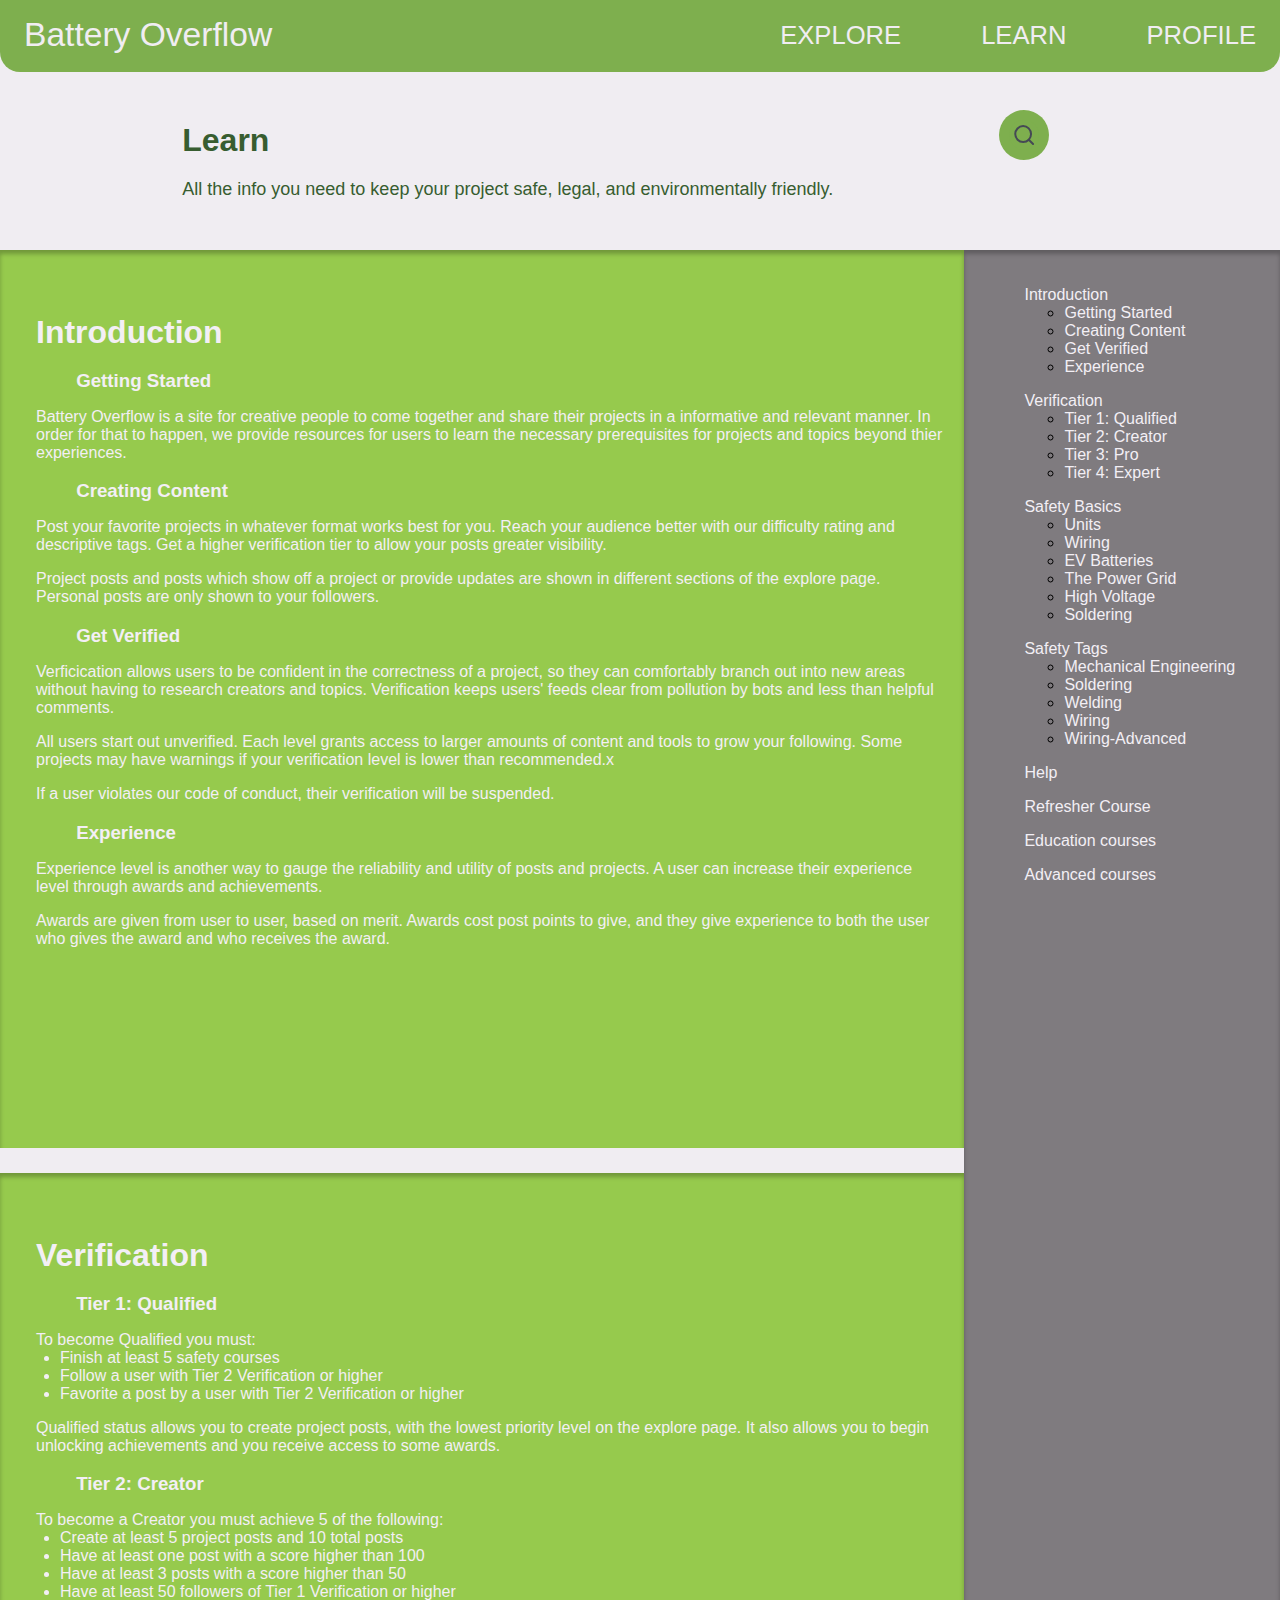
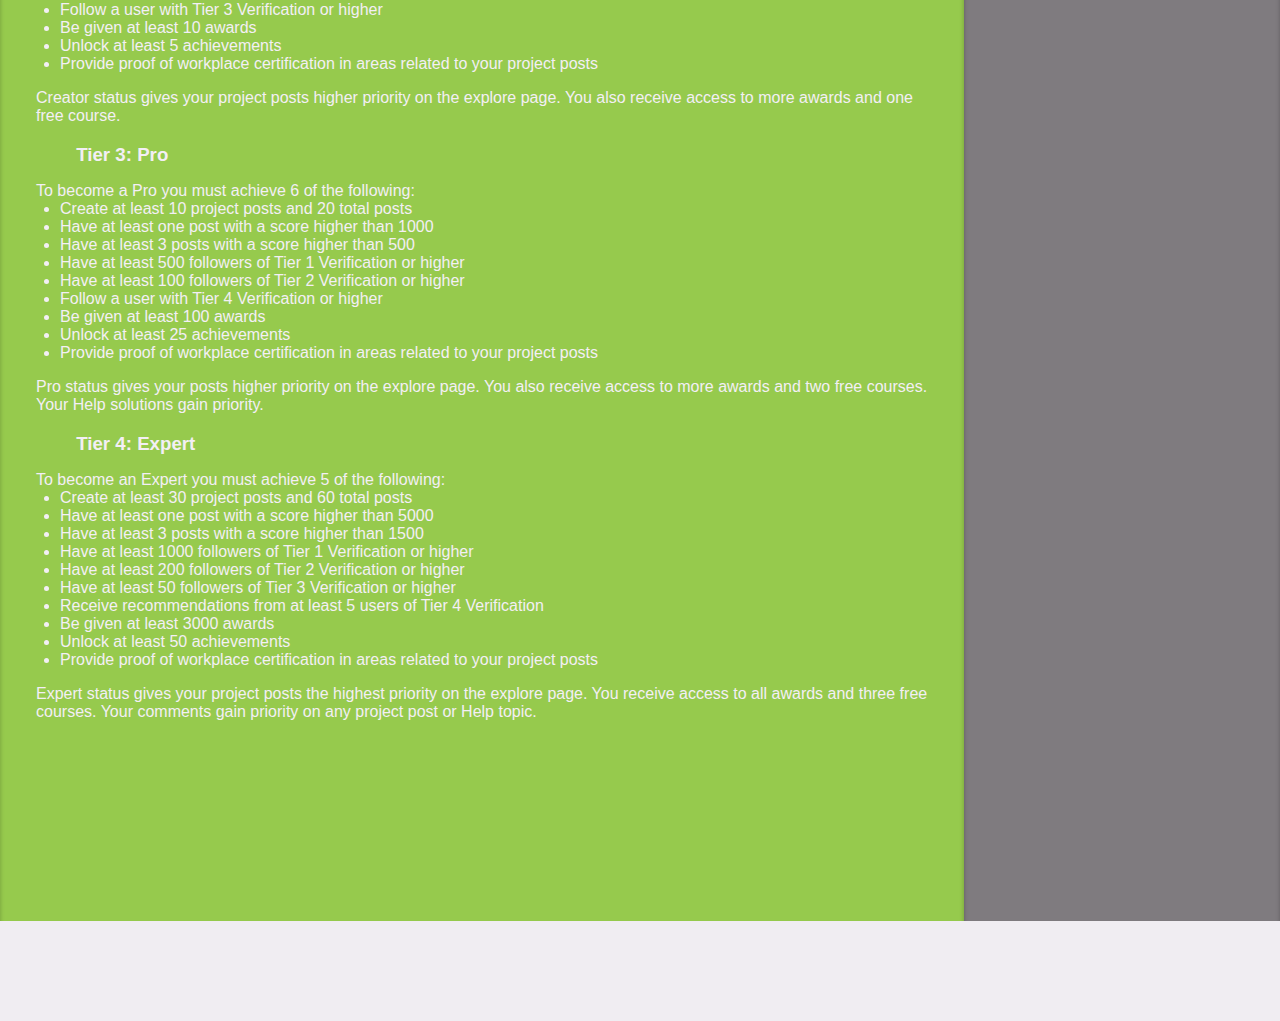
<file: safety.html>
<!DOCTYPE html>
<html lang="en">

<head>
    <meta charset="UTF-8" />
    <meta name="viewport" content="width=device-width, initial-scale=1.0" />
    <meta http-equiv="X-UA-Compatible" content="ie=edge" />
    <title>Learn</title>
    <link rel="stylesheet" href="/css/main.css" />
</head>

<body>
    <div class="nav-container">
        <nav class="navbar">
            <a href="/index.html" class="nav-logo">Battery Overflow</a>
            <ul class="nav-menu">
                <li class="nav-item">
                    <a href="/explore.html" class="nav-link">EXPLORE</a>
                </li>
                <li class="nav-item">
                    <a href="#" class="nav-link">LEARN</a>
                </li>
                <li class="nav-item">
                    <a href="/profile.html" class="nav-link">PROFILE</a>
                </li>
            </ul>
            <div class="hamburger">
                <span class="bar"></span>
                <span class="bar"></span>
                <span class="bar"></span>
            </div>
        </nav>
    </div>
    <div class="help-header">
        <div class="help-top">
            <h1 id="help-TITLE">Learn</h1>
            <p id="h-desc">All the info you need to keep your project safe, legal, and environmentally friendly.</p>
        </div>
        <div class="search-wrap-help">
        
            <div class="search-box-help">
                <!-- <input class="search-text" type="text" name="" placeholder="Seach Help Forums" /> -->
                <input class="search-text" type="text" name="" placeholder="Seach Learn Pages" />
                <a class="search-bttn" href="#">
                    <img src="assets/images/search.svg" alt="">
                </a>
            </div>
        </div>
            
    </div>
    <div class="safetyWrap">
        <div class=s-content-wrap>
            <div class="safetyContent">
                <!-- Intro -->
                
                <h1>Introduction</h1>

                <h3>Getting Started</h3>
                <p>Battery Overflow is a site for creative people to come together and share their projects in a informative and relevant manner.  In order for that to happen, we provide resources for users to learn the necessary prerequisites for projects and topics beyond thier experiences.</p>
                

                <h3>Creating Content</h3>
                <p>Post your favorite projects in whatever format works best for you.  Reach your audience better with our difficulty rating and descriptive tags.  Get a higher verification tier to allow your posts greater visibility. </p>
                <p>Project posts and posts which show off a project or provide updates are shown in different sections of the explore page.  Personal posts are only shown to your followers.</p>

                <h3>Get Verified</h3>
                <p>Verficication allows users to be confident in the correctness of a project, so they can comfortably branch out into new areas without having to research creators and topics.  Verification keeps users' feeds clear from pollution by bots and less than helpful comments. </p>
                <p>All users start out unverified.  Each level grants access to larger amounts of content and tools to grow your following.  Some projects may have warnings if your verification level is lower than recommended.x</p>
                <p>If a user violates our code of conduct, their verification will be suspended.</p>

                <h3>Experience</h3>
                <p>Experience level is another way to gauge the reliability and utility of posts and projects.  A user can increase their experience level through awards and achievements.</p>
                <p id= veri>Awards are given from user to user, based on merit.  Awards cost post points to give, and they give experience to both the user who gives the award and who receives the award.</p>

            </div>
            <div class="safetyContent2">
                <!-- Verification -->
                <h1>Verification</h1>

                <h3 id="tier1">Tier 1: Qualified</h3>
                <p>To become Qualified you must: </p>
                <ul>
                    <li>Finish at least 5 safety courses</li>
                    <li>Follow a user with Tier 2 Verification or higher</li>
                    <li>Favorite a post by a user with Tier 2 Verification or higher</li>
                </ul>
                <p>Qualified status allows you to create project posts, with the lowest priority level on the explore page.  It also allows you to begin unlocking achievements and you receive access to some awards.</p>

                <h3 id="tier2">Tier 2: Creator</h3>
                <p>To become a Creator you must achieve 5 of the following:</p>
                <ul>
                    <li>Create at least 5 project posts and 10 total posts</li>
                    <li>Have at least one post with a score higher than 100</li>
                    <li>Have at least 3 posts with a score higher than 50</li>
                    <li>Have at least 50 followers of Tier 1 Verification or higher</li>
                    <li>Follow a user with Tier 3 Verification or higher</li>
                    <li>Be given at least 10 awards</li>
                    <li>Unlock at least 5 achievements</li>
                    <li>Provide proof of workplace certification in areas related to your project posts</li>
                </ul>
                <p>Creator status gives your project posts higher priority on the explore page.  You also receive access to more awards and one free course.</p>

                <h3 id="tier3">Tier 3: Pro</h3>
                <p>To become a Pro you must achieve 6 of the following:</p>
                <ul>
                    <li>Create at least 10 project posts and 20 total posts</li>
                    <li>Have at least one post with a score higher than 1000</li>
                    <li>Have at least 3 posts with a score higher than 500</li>
                    <li>Have at least 500 followers of Tier 1 Verification or higher</li>
                    <li>Have at least 100 followers of Tier 2 Verification or higher</li>
                    <li>Follow a user with Tier 4 Verification or higher</li>
                    <li>Be given at least 100 awards</li>
                    <li>Unlock at least 25 achievements</li>
                    <li>Provide proof of workplace certification in areas related to your project posts</li>
                </ul>
                <p>Pro status gives your posts higher priority on the explore page.  You also receive access to more awards and two free courses. Your Help solutions gain priority.</p>
                
                <h3 id="tier4">Tier 4: Expert</h3>
                <p>To become an Expert you must achieve 5 of the following:</p>
                <ul>
                    <li>Create at least 30 project posts and 60 total posts</li>
                    <li>Have at least one post with a score higher than 5000</li>
                    <li>Have at least 3 posts with a score higher than 1500</li>
                    <li>Have at least 1000 followers of Tier 1 Verification or higher</li>
                    <li>Have at least 200 followers of Tier 2 Verification or higher </li>
                    <li>Have at least 50 followers of Tier 3 Verification or higher</li>
                    <li>Receive recommendations from at least 5 users of Tier 4 Verification</li>
                    <li>Be given at least 3000 awards</li>
                    <li>Unlock at least 50 achievements</li>
                    <li>Provide proof of workplace certification in areas related to your project posts</li>
                </ul>
                <p>Expert status gives your project posts the highest priority on the explore page.  You receive access to all awards and three free courses.  Your comments gain priority on any project post or Help topic.</p>
                
            </div>
        </div>
        <div class="safetyNav">
            <ul class="snav-menu">
                <li class="snav-item">
                    <a class="snav-link" href="/safety.html">Introduction</a>

                    <ul class="mini-snav-menu">
                        <li class="mini-snav-item">
                            <a class="mini-snav-link" href="#Started">Getting Started</a>
                        </li>
                        <li class="mini-snav-item">
                            <a class="mini-snav-link" href="#Content">Creating Content</a>
                        </li>
                        <li class="mini-snav-item">
                            <a class="mini-snav-link" href="#Get Verified">Get Verified</a>
                        </li>
                        <li class="mini-snav-item">
                            <a class="mini-snav-link" href="./experience.html">Experience</a>
                        </li>
                    </ul>
                </li>
                <li class="snav-item">
                    <a class="snav-link" href="#veri">Verification</a>

                    <ul class="mini-snav-menu">
                        <li class="mini-snav-item">
                            <a class="mini-snav-link" href="#veri">Tier 1: Qualified</a>
                        </li>
                        <li class="mini-snav-item">
                            <a class="mini-snav-link" href="#tier1">Tier 2: Creator</a>
                        </li>
                        <li class="mini-snav-item">
                            <a class="mini-snav-link" href="#tier2">Tier 3: Pro</a>
                        </li>
                        <li class="mini-snav-item">
                            <a class="mini-snav-link" href="#tier3">Tier 4: Expert</a>
                        </li>
                    </ul>
                </li>
                <li class="snav-item">
                    <a class="snav-link" href="/safety-basics.html">Safety Basics</a>

                    <ul class="mini-snav-menu">
                        <li class="mini-snav-item">
                            <a class="mini-snav-link" href="#">Units</a>
                        </li>
                        <li class="mini-snav-item">
                            <a class="mini-snav-link" href="#">Wiring</a>
                        </li>
                        <li class="mini-snav-item">
                            <a class="mini-snav-link" href="#">EV Batteries</a>
                        </li>
                        <li class="mini-snav-item">
                            <a class="mini-snav-link" href="#">The Power Grid</a>
                        </li>
                        <li class="mini-snav-item">
                            <a class="mini-snav-link" href="#">High Voltage</a>
                        </li>
                        <li class="mini-snav-item">
                            <a class="mini-snav-link" href="#">Soldering</a>
                        </li>
                    </ul>
                </li>
                <li class="snav-item">
                    <a class="snav-link" href="#">Safety Tags</a>

                    <ul class="mini-snav-menu">

                        <li class="mini-snav-item">
                            <a class="mini-snav-link" href="/ex-tag-page.html">Mechanical Engineering</a>
                        </li>
                        <li class="mini-snav-item">
                            <a class="mini-snav-link" href="/ex-tag-page.html">Soldering</a>
                        </li>
                        <li class="mini-snav-item">
                            <a class="mini-snav-link" href="/ex-tag-page.html">Welding</a>
                        </li>
                        <li class="mini-snav-item">
                            <a class="mini-snav-link" href="/ex-tag-page.html">Wiring</a>
                        </li>
                        <li class="mini-snav-item">
                            <a class="mini-snav-link" href="/ex-tag-page.html">Wiring-Advanced</a>
                        </li>
                    </ul>
                </li>
                <li class="snav-item">
                    <a class="snav-link" href="./help.html">Help</a>
                </li>
                <li class="snav-item">
                    <a class="snav-link" href="#">Refresher Course</a>
                </li>
                <li class="snav-item">
                    <a class="snav-link" href="#">Education courses</a>
                </li>
                <li class="snav-item">
                    <a class="snav-link" href="#">Advanced courses</a>
                </li>
            </ul>
        </div>

    </div>

    

    <script src="main.js"></script>
</body>

</html>
</file>
<file: css/main.css>
@import "posting.css";
@import "ex-tag-page.css";
@import "experience.css";
@import "explore.css";
@import "home.css";
@import "nav.css";
@import "profile.css";
@import "project.css";
@import "safety.css";
@import "variables.css";
</file>
<file: css/explore.css>
@import "nav.css";

* {
    box-sizing: border-box;
    margin: 0;
    
}

body {
    font-family: "Roboto", sans-serif;
    display: block;
    background: #F0EDF2; 
}


/* Header */
.header-container {
    background: url(/assets/images/csm_electronic_workshop_34f58e92ea\ 1.svg);
    background-repeat: no-repeat;
    background-position: center;
    background-size: cover;
    height: calc(60vh - 72px);
    display: flex; 
    align-items: center; 
    justify-content: center; 
    text-align: center;

    
}

.intro-content {
    margin-left: auto;
    margin-right: auto;
}

header {
    display: block;
    justify-content: space-between;
    margin-left:auto;
    margin-right: auto;
    text-align: center; 
}

header h1 {
    font-family: "Arvo", sans-serif;                           /*needs changing*/
    font-style: normal;
    font-weight: bold;
    font-size: 36px;
    line-height: 35px;
    color: #FFFFFF;
    justify-content: center;
    
}

header p {
    font-family: Arvo;
    font-style: normal;
    font-weight: normal;
    font-size: 18px;
    line-height: 18px;
    color: #FFFFFF;
    align-items: center;
}

/* End of Header */


.search-box {
    position:  absolute;
    justify-content: center;
    top: 15%;
    left: 50%;
    transform: translate(-50%, -50%);
    background: #7EAF4E;
    height:50px;
    border-radius: 40px;
    padding: 10px;
}
.search-box:hover > .search-text{
    width: 300px;
    padding: 0 6px;
}

.search-box:hover > .search-bttn{
    background: white;

}
.search-bttn {
    color: #000000;
    float: right;
    width: 30px;
    height: 30px;  
    border-radius: 50%;
    background: #7EAF4E;
    display: flex;
    justify-content: center;
    align-items: center;
    transition: 0.4s;
}

.search-text {
    border: none;
    background: none;
    outline: none;
    float: left;
    padding: 0;
    color:white;
    font-size: 16px;
    transition: .4s;
    line-height: 30px;
    width: 0px;
    text-decoration-color: #F0EDF2;
    
}

.popular {
    margin-top: 5%;
}

.popular-title {
    justify-content: left;
    margin-left: 25px;;
}

.popular-title h1 {
    color: #96CA4D;
    font-style: normal;
    font-weight: bold;
    font-size: 30px;
}

.popular-body {
    background: #7EAF4E; 
    height: 40vh;
    box-shadow: inset 0px 4px 4px rgba(0, 0, 0, 0.25);
    display: flex;
    justify-content: center;

}

.projects-slide {
    margin-left: auto;
    margin:auto;
    width: 300px;
}
.skip-forward {
    height: 50px;
    justify-content: right;
    margin-top: auto;
    margin-bottom: auto;
    margin-left: -40px;
    margin-right: 10px;
}

.tags {
    background: #F0EDF2; 
    margin: 10px;
}

.tags-title {
    justify-content: left;
    margin-left: 25px;

}

.tags-title h1 {
    color: #96CA4D;
    font-style: normal;
    font-weight: bold;
    font-size: 30px;
}

.tags-body {
    background: #F0EDF2; 
    height: 40vh;
    display: flex;
    justify-content: space-evenly;
    
}
.tags-slide {
    margin: 10px;
    margin-top: -30px;
}

.tags-header {
    display: flex;
    justify-content: space-around;
    margin-left:auto;
    margin-right: auto;
    position: relative;
    margin-bottom: -15px;
}

.tags-label-w {
    width: 80px;
    filter: drop-shadow(0px 10px 4px #646874);
    transition: transform .1s;
}

.tags-label-w:active {
    transform: translateY(5px);
    filter: drop-shadow(0px 7px 3px #646874);
}

.tags-label-s {
    width: 100px;
    filter: drop-shadow(0px 10px 4px #646874);
    transition: transform .1s;
}

.tags-label-s:active {
    transform: translateY(5px);
    filter: drop-shadow(0px 7px 3px #646874);
}
</file>
<file: css/posting.css>
@import "nav.css";

* {
    box-sizing: border-box;
    margin: 0;
}

body {
    font-family: "Roboto", sans-serif;
    background: #C4C4C4;
}

.top-header {
    color: #3F7D20;
    font-weight: bold;
    font-size: 40px;
    text-align: center;
    padding-top: 30px;
}

.title-box {
    height: 40px;
    width: 900px;
    background: white;
    border:3px solid black;
    margin: auto;
    margin-top: 40px;
    padding-left: 20px;
    padding-top: 7px;
    color: grey;
}

.component {
    list-style: none;
    display: flex;
    padding-top: 40px;
}

.comp-header {
    font-weight: bold;
    padding-left: 265px;
    font-size: 20px;
}

.comp-img {
    height: 40px;
    padding-left: 80px;
}

.difficulty-container {
    display: flex;
    list-style: none;
    padding-top: 40px;
}

.diff-header {
    font-weight: bold;
    font-size: 20px;
    padding-left: 265px;
    padding-right: 160px;
    padding-top: 10px;
}

.easy {
    background: #96CA4D;
    font-weight: bold;
    padding: 15px;
    border-radius: 40px;
    margin-right: 30px;
}

.easy:hover {
    color: white;
}

.medium {
    background-color: #F9C920;
    font-weight: bold;
    padding: 15px;
    border-radius: 40px;
    margin-right: 30px;
}
.medium:hover {
    color: white;
}

.hard {
    background-color:  #F92020;
    font-weight: bold;
    padding: 15px;
    border-radius: 40px;
}
.hard:hover {
    color: white;
}

.supplies-header {
    font-size: 20px;
    font-weight: bold;
    padding-left: 305px;
    padding-top: 40px;
}

.supplies-box {
    width: 700px;
    height: 200px;
    background-color: white;
    border: 3px solid black;
    margin-left: 345px;
    margin-top: 20px;
    overflow-y: scroll;
}

.bullet {
    width: 15px;
    margin-left: 10px;
    margin-top: 10px;
}

.addition {
    width: 15px;
    margin-left: 10px;
}

.dir-header {
    font-size: 20px;
    font-weight: bold;
    padding-left: 310px;
    padding-top: 50px; 
}

.directions-box {
    width: 700px;
    height: 300px;
    background-color: white;
    border: 3px solid black;
    margin-left: 345px;
    margin-top: 20px;
    overflow-y: scroll;
}

.post-bttn {
    font-size: 20px;
    font-weight: bold;
    text-decoration:none;
    border-radius: 70px;
    background-color: #3F7D20;
    color: white;
    padding: 20px;
    margin-left: 1300px;
}
</file>
<file: css/profile.css>
@import "nav.css";

* {
    box-sizing: border-box;
    margin: 0;
}

body {
    font-family: "Roboto", sans-serif;
}

.profile-container {
    background-color: #D3E2C4;
    margin: 20px 20px 20px 20px;
    display: flex;
    justify-content: space-evenly;
    border-radius: 30px;
}

.profile-pic {
    height: 300px;
    padding: 20px;
    border-radius: 50px;
}

.caption {
    list-style: none;
}

.name {
    font-weight: bold;
    font-size: 50px;
    padding-top: 20px;
}

.username {
    font-size: 35px;
    color: #454955;
    padding-top: 10px;
    padding-bottom: 20px;
}

.title {
    color: #3F3D3D;
    font-weight: bold;
    font-size: 35px;
    padding-top: 20px;
}

.verified {
    height: 40px;
    padding-right: 20px;
    margin-top: 20px;
}

.profile-choices {
    display: flex;
    list-style: none;
    align-content: flex-start;
   
}
.per-proj {
    padding-right: 50px;
    padding-left: 50px;
    padding-top: 20px;
    padding-bottom: 20px;
    background-color:#E3E0E0;
    border-style: solid;
}

.per-proj:hover {
    color: grey;   
}

.post-button {
    background-color: green;
    font-weight: bold;
    padding: 20px 10px 20px 100px;
    margin-right: 1100px;
    margin-top: 10px;
    margin-bottom: 20px;
    margin-left: 70px;
    border-radius: 100px;
    transition: transform .3s ease-in-out;
}
.post {
    color: white;
    text-decoration: none;
}

.post-button:hover {
    transform:translateY(-5px);
}

.contact {
    padding-right: 50px;
    padding-left: 50px;
    padding-top: 20px;
    padding-bottom: 20px;
    background-color:#E3E0E0;
    border-style: solid;
}

.contact:hover {
    color: grey;   
}

.certif {
    padding-right: 50px;
    padding-left: 50px;
    padding-top: 20px;
    padding-bottom: 20px;
    background-color:#E3E0E0;
    border-style: solid;
}

.certif:hover {
    color: grey;  
}

.pp-box {
    background-color:#E3E0E0;

    border-style: solid;
    margin-left: 40px;
    margin-right: 100px;
    overflow-y: scroll;
    height: 400px;
    font-size: 20px;
    font-weight: bold;
    margin-bottom: 50px;
}

.dif-proj-1 {
    display: flex;
    list-style: none;
    margin-top: 20px;
}

.dif-proj-2 {
    display: flex;
    list-style: none;
    margin-top: 20px;
}

.proj-1 {
    height: 250px;
    margin-right: 20px;
}
.proj-2 {
    height: 210px;

}
.proj-3 {
    height: 210px;
    margin-right: 20px;
}
.proj-4 {
    height: 250px;
    margin-bottom: 20px;
}

.name-1 {
    margin-left: 20px;
    padding-top: 20px;
    margin-right: 20px;
    color: black;
    text-decoration: none;  
}
.name-1:hover {
    color: green;
}
.name-2 {
    margin-left: 20px;
    margin-top: 20px;
}

.name-2:hover {
    color: green;
}
.name-3 {
    margin-top: 20px;
    margin-right: 20px;
}

.name-3:hover {
    color: green;
}
.name-4 {
    margin-left: 20px;
    margin-top: 20px;
}

.name-4:hover {
    color: green;
}

.description {
    font-weight:normal;
    font-size: 15px;
    margin-top: 70px;
}
</file>
<file: css/project.css>
@import "nav.css";

* {
    box-sizing: border-box;
    margin: 0;
}

body {
    font-family: "Roboto", sans-serif;
}

/* top half start*/

.project-top {
    background-color:#F0EDF2;
}


.name-wrap {
    padding: 40px 0px 40px 20px;
    display: flex; 
    align-items: center;
  
}

.prof {
    height: 50px;
    border-radius: 200px;
    margin-left: 100px;
}

.name {
    font-size: 30px;
    font-weight: bold;
    color: #3F7D20;
    padding-left: 20px;
    padding-right: 400px;

}
.level {
    font-size: 20px;
    font-weight: bold;
    color: white;
    border-radius: 19px;
    background-color: #F92020;
    padding: 12px 12px;
}

.description {
    display: flex; 
    align-items: center;
    justify-content: space-between;
    list-style: none;
    font-size: 20px;
    font-weight: bold;
    color: white;
    background-color:#96CA4D;
    padding: 5px 20px 5px 14px;
    border-radius: 200px;
    margin-left: 40px;
}

.archive {
    padding-left: 70px;
    height: 25px;
}

.more {
    height: 25px;
}

.proj-pic {
    display: flex; 
    justify-content: center;
    align-items: center;
    list-style: none;
}

.left {
    height: 50px;
    margin-right: 50px;
    border-radius: 100px;
}

.center {
    height: 400px;
    margin-top: 20px;
    margin-bottom: 30px;
}

.right {
    height: 50px;
    margin-left: 50px;
    border-radius: 100px;
}

.dots {
    display: block;
    margin: auto; 
    padding-bottom: 20px;
    width: 200px;
}

/* top half stop*/



/* bottom half start*/

.how-wrap {
    box-shadow: inset 0px 4px 4px rgba(0, 0, 0, 0.25);
    background: #96CA4D;
    color: white;
    font-size: 20px;
}

.supplies-header {
    padding-top: 25px; 
    padding-bottom: 10px;
    margin-left: 40px;
    color: black;
    font-weight: bold;
}

.supplies {
    margin-left: 60px;
    padding-bottom: 20px;
}

.how-header {
    font-weight: bold;
    padding-bottom: 10px;
    margin-left: 40px;
    color: black;
}

.paragraph {
    margin-left: 60px;
    margin-right: 60px;
    padding-bottom: 20px;
}

.category-container {
    background-color: #7EAF4E;
    box-shadow: inset 0px 4px 4px rgba(0, 0, 0, 0.25);
    padding: 20px 40px;
}

.cat-types {
    font-size: 15px;
    display: flex; 
    align-items:flex-start;
    list-style: none;
    color: white;
    font-weight: bold;
}
.cat-types a {
    text-decoration: none;
    color:#F0EDF2;
}

.soldering {
    background: #96CA4D;
    border-radius: 100px;
    padding: 10px 20px;
    margin-right: 20px;
}

.circuitry {
    background: #3F7D20;
    border-radius: 100px;
    padding: 10px 20px;
    margin-right: 20px;
}

.welding {
    background: #96CA4D;
    border-radius: 100px;
    padding: 10px 20px; 
    margin-right: 20px; 
}

.wiring {
    background: #96CA4D;
    border-radius: 100px;
    padding: 10px 20px;
    margin-right: 20px;
}

.mechanical {
    background: #96CA4D;
    border-radius: 100px;
    padding: 10px 20px;
}
/* bottom half stop */

.comment-section {
    background: #F0EDF2;
    box-shadow: inset 0px 4px 4px rgba(0, 0, 0, 0.25);
    border-bottom: 3px solid black;
    display: flex;
    padding: 15px;
    font-weight: bold;
    font-size: 20px;
}

.comment {
    width: 30px;
    margin-right: 10px;
}

.word {
    margin-top: 7px;
}
</file>
